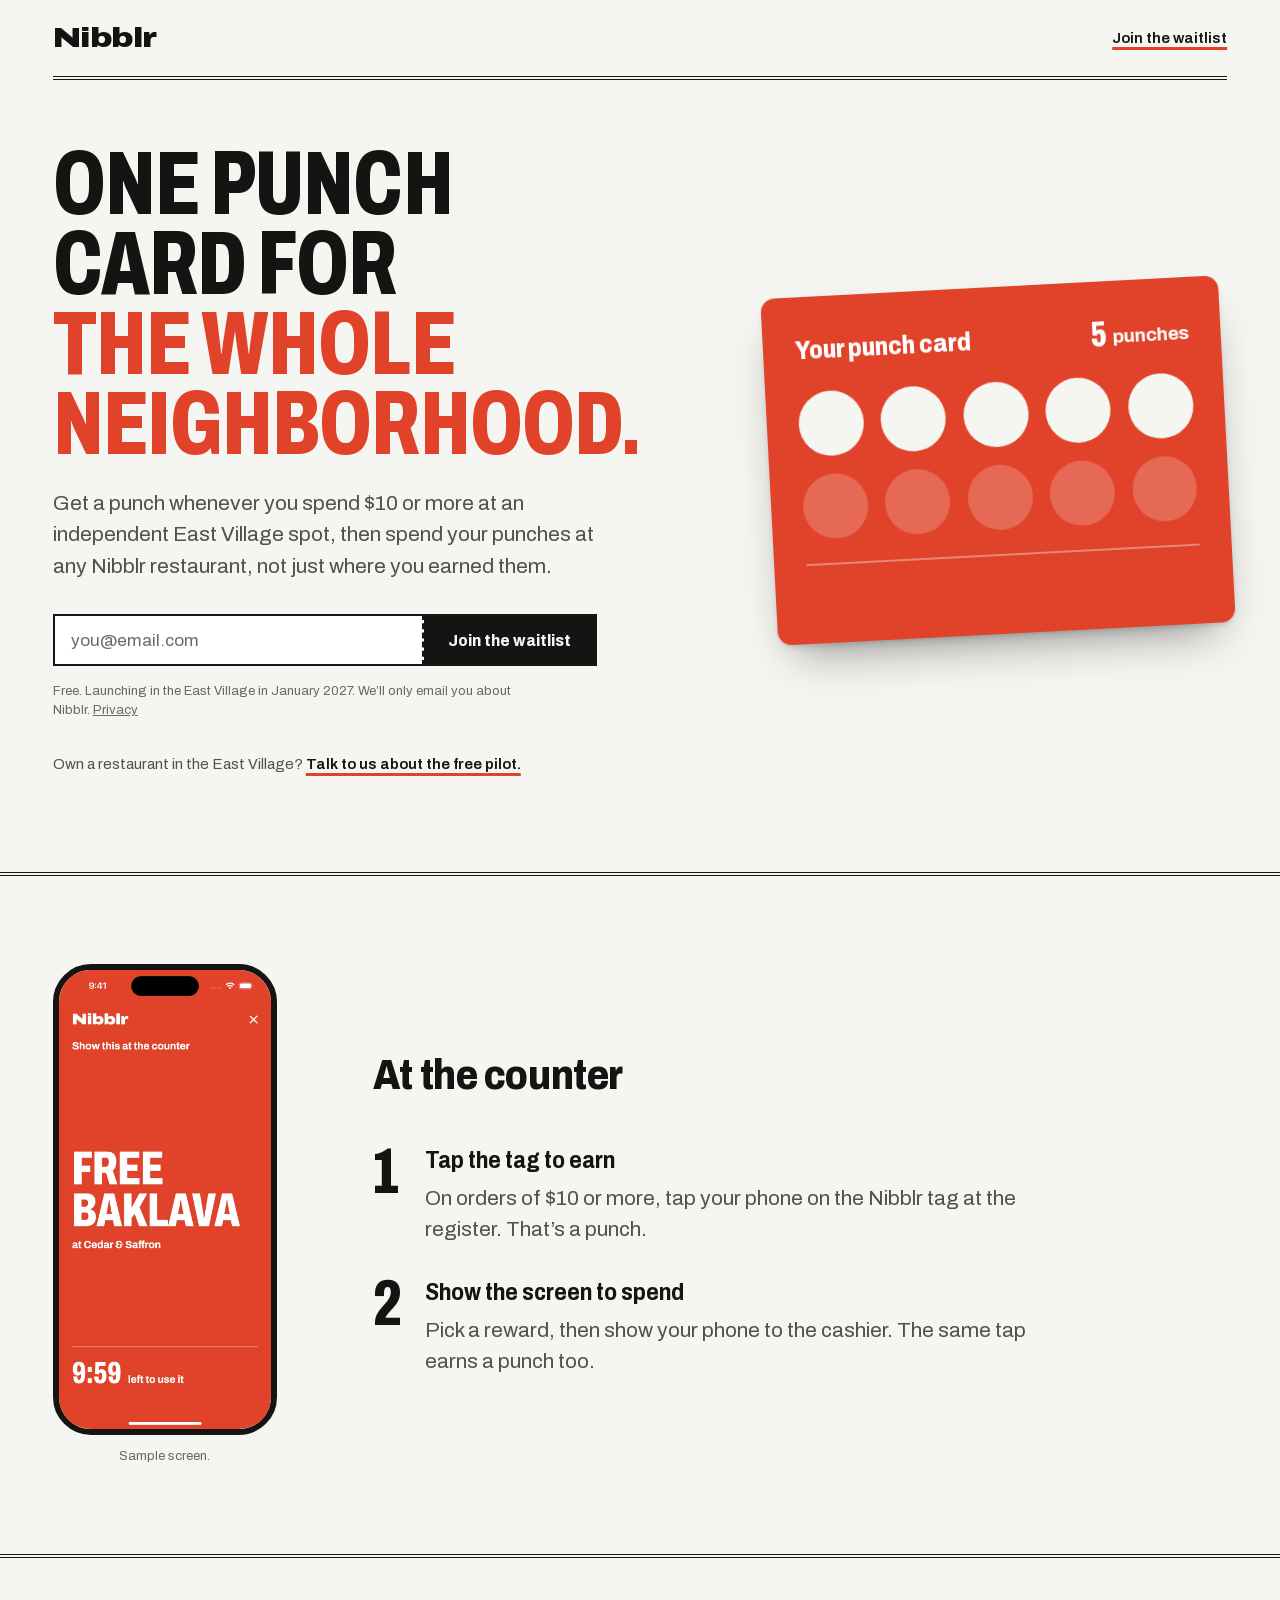
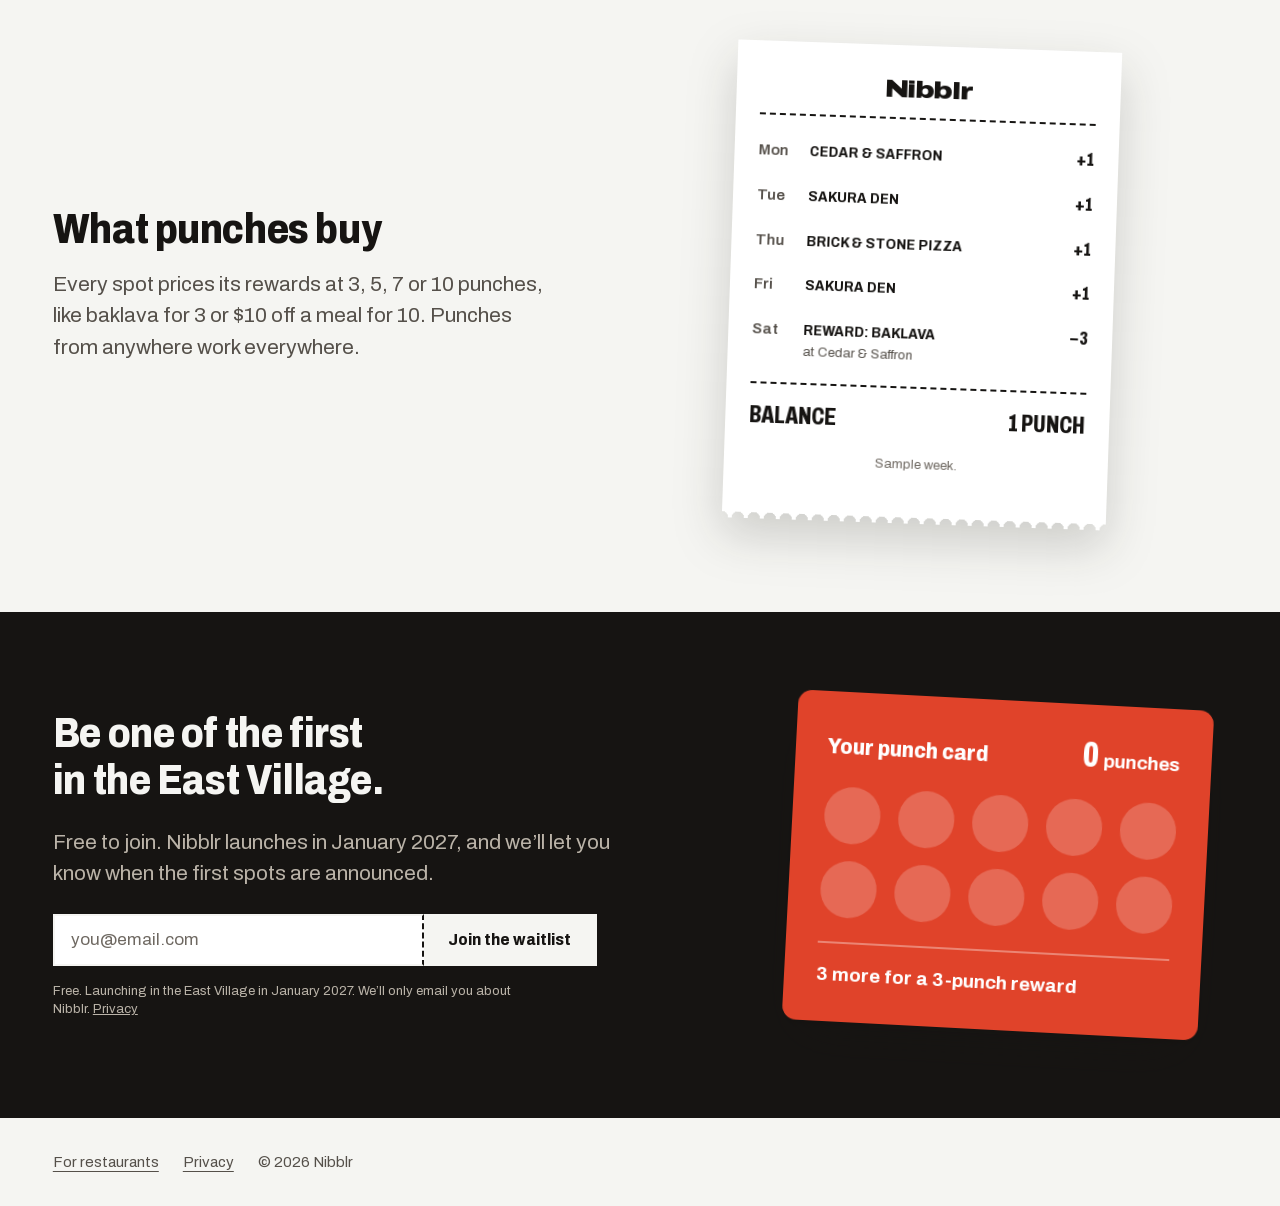
<file: index.html>
<!DOCTYPE html>
<html lang="en">
  <head>
    <meta charset="UTF-8" />
    <meta name="viewport" content="width=device-width, initial-scale=1.0" />
    <title>Nibblr — One punch card for the whole neighborhood</title>
    <link rel="icon" href="/favicon.ico" sizes="48x48" />
    <link rel="icon" href="/favicon.svg" type="image/svg+xml" />
    <link rel="icon" href="/icon-192.png" type="image/png" sizes="192x192" />
    <link rel="apple-touch-icon" href="/apple-touch-icon.png" />
    <meta name="description" content="One punch card for the East Village's independent restaurants. Get a punch every visit and spend your punches at any Nibblr spot. Join the waitlist." />
    <meta property="og:type" content="website" />
    <meta property="og:url" content="https://joinnibblr.com/" />
    <meta property="og:title" content="Nibblr: one punch card for the whole neighborhood" />
    <meta property="og:description" content="Get a punch every visit and spend your punches at any Nibblr spot in the East Village. Join the waitlist." />
    <meta property="og:image" content="https://joinnibblr.com/share.png?v=4" />
    <meta property="og:image:width" content="1200" />
    <meta property="og:image:height" content="630" />
    <meta property="og:image:alt" content="Nibblr: one punch card for the whole neighborhood. A tomato-red punch card with 5 of 10 punches." />
    <meta name="twitter:card" content="summary_large_image" />
    <meta name="twitter:image:alt" content="Nibblr: one punch card for the whole neighborhood. A tomato-red punch card with 5 of 10 punches." />
    <meta name="theme-color" content="#f5f5f2" />
    <link rel="preload" href="fonts/archivo-var-latin.woff2" as="font" type="font/woff2" crossorigin />
    <link rel="stylesheet" href="site.css" />
    <link rel="canonical" href="https://joinnibblr.com/" />
    <script type="application/ld+json">
      {
        "@context": "https://schema.org",
        "@graph": [
          {
            "@type": "WebSite",
            "@id": "https://joinnibblr.com/#website",
            "name": "Nibblr",
            "alternateName": ["Nibblr East Village", "joinnibblr"],
            "url": "https://joinnibblr.com/"
          },
          {
            "@type": "Organization",
            "@id": "https://joinnibblr.com/#org",
            "name": "Nibblr",
            "url": "https://joinnibblr.com/",
            "logo": "https://joinnibblr.com/logo.png",
            "description": "One punch card shared by the East Village's independent restaurants.",
            "areaServed": { "@type": "Place", "name": "East Village, New York, NY" }
          }
        ]
      }
    </script>
  </head>
  <body>
    <svg width="0" height="0" style="position:absolute" aria-hidden="true">
      <defs>
        <symbol id="i-check" viewBox="0 0 24 24"><path d="M4.5 12.5l5 5 10-11" fill="none" stroke="currentColor" stroke-width="2.6" stroke-linecap="square"/></symbol>
        <symbol id="i-alert" viewBox="0 0 24 24"><g fill="none" stroke="currentColor" stroke-width="2.4"><circle cx="12" cy="12" r="9.5"/><path d="M12 6.5v7M12 16v2"/></g></symbol>
        <symbol id="i-arrow" viewBox="0 0 24 24"><path d="M4 12h15M13 6l6 6-6 6" fill="none" stroke="currentColor" stroke-width="2.4" stroke-linecap="square"/></symbol>
      </defs>
    </svg>

    <header class="wrap site-nav">
      <a class="wordmark" href="/">Nibblr</a>
      <a class="link" href="#waitlist">Join the waitlist</a>
    </header>

    <main>
      <section class="wrap hero" aria-labelledby="hero-title">
        <div class="hero-copy">
          <h1 class="t-display" id="hero-title">One punch card for <em>the whole neighborhood.</em></h1>
          <p class="t-lead">Get a punch whenever you spend $10 or more at an independent East Village spot, then spend your punches at any Nibblr restaurant, not just where you earned them.</p>

          <!-- Waitlist: email only, then one optional question, then a share link.
               Both steps post to Formspark in the background and share the sign-up's code. -->
          <div class="hero-form waitlist" id="waitlist" data-waitlist>
            <form class="waitlist-step wl-form" action="https://submit-form.com/71qjJs8oy" method="POST" novalidate>
              <p class="t-h4 wl-heading" hidden></p>
              <div>
                <label class="label visually-hidden" for="wl-email">Email</label>
                <div class="slip">
                  <input class="input" id="wl-email" type="email" name="email" autocomplete="email" placeholder="you@email.com" required />
                  <button class="btn btn-primary" type="submit">Join the waitlist</button>
                </div>
              </div>
              <!-- Spam honeypot: hidden from people, filled in by bots -->
              <input type="checkbox" name="_honeypot" style="display:none" tabindex="-1" autocomplete="off" />
              <p class="error-msg form-error" role="alert" hidden><svg aria-hidden="true"><use href="#i-alert"/></svg><span></span></p>
              <p class="t-fine">Free. Launching in the East Village in January 2027. We’ll only email you about Nibblr. <a href="privacy.html">Privacy</a></p>
            </form>

            <form class="waitlist-step wl-spots" action="https://submit-form.com/71qjJs8oy" method="POST" novalidate hidden>
              <div class="notice" role="status">
                <span class="tick"><svg aria-hidden="true"><use href="#i-check"/></svg></span>
                <div><p class="t-h4">You’re in.</p><p class="t-small muted">One quick question to help us pick the first spots:</p></div>
              </div>
              <div class="field">
                <label class="label" for="wl-spots">Which East Village spots do you already go to?</label>
                <div class="slip">
                  <input class="input" id="wl-spots" type="text" name="spots" placeholder="Name 2 or 3" maxlength="300" required />
                  <button class="btn btn-primary" type="submit">Send</button>
                </div>
              </div>
              <p class="error-msg form-error" role="alert" hidden><svg aria-hidden="true"><use href="#i-alert"/></svg><span></span></p>
              <p><button class="link-button wl-skip" type="button">Skip</button></p>
            </form>

            <div class="waitlist-step wl-joined" hidden>
              <div class="notice" role="status">
                <span class="tick"><svg aria-hidden="true"><use href="#i-check"/></svg></span>
                <div><p class="t-h4">You’re all set.</p><p class="t-small muted">We’ll email you when the first spots are announced.</p></div>
              </div>
              <div class="field">
                <label class="label" for="wl-share">Invite friends who eat around here</label>
                <div class="slip">
                  <input id="wl-share" class="input wl-share-url" type="text" readonly />
                  <button class="btn btn-primary wl-share-button" type="button">Copy</button>
                </div>
              </div>
              <p><button class="link-button wl-reset" type="button">Not you? Sign up with a different email</button></p>
            </div>
          </div>

          <p class="hero-owner">Own a restaurant in the East Village? <a class="link" href="restaurants.html">Talk to us about the free pilot.</a></p>
        </div>

        <div class="hero-card">
          <button class="card-button" type="button" disabled aria-label="Add a punch to the sample card">
            <span class="punch-card is-tilted">
              <span class="pc-head"><span class="pc-title">Your punch card</span><span class="pc-count num"><b data-count>5</b>punches</span></span>
              <span class="pc-grid" aria-hidden="true">
                <span class="punch is-filled"></span><span class="punch is-filled"></span><span class="punch is-filled"></span><span class="punch is-filled"></span><span class="punch is-filled is-new is-showcase"></span>
                <span class="punch"></span><span class="punch"></span><span class="punch"></span><span class="punch"></span><span class="punch"></span>
              </span>
              <span class="pc-foot"><span data-foot>Enough for a 5-punch reward</span></span>
            </span>
          </button>
          <p class="visually-hidden" aria-live="polite" data-card-status>Sample punch card: 5 of 10 punches. Enough for a 5-punch reward.</p>
          <script>
            // The hero card plays the app's punch moment on load (one punch short, then the stamp lands,
            // the total rolls up and the footer crossfades), then lets visitors stamp it themselves:
            // any press on the card punches the next hole in order, up to a full card. Wording and timings
            // follow the app (see site.css tokens).
            (function () {
              var button = document.currentScript.previousElementSibling.previousElementSibling;
              var status = document.currentScript.previousElementSibling;
              var holes = Array.prototype.slice.call(button.querySelectorAll('.punch'));
              var count = button.querySelector('[data-count]');
              var foot = button.querySelector('[data-foot]');
              var tiers = [3, 5, 7, 10];
              var css = getComputedStyle(document.documentElement);
              var ms = function (name) { return parseFloat(css.getPropertyValue(name)); };
              var reduced = matchMedia('(prefers-reduced-motion: reduce)').matches;

              // Like the app: "Enough for…" when a punch has just reached a reward level; otherwise the next level.
              function footerFor(n, justLanded) {
                if (justLanded && tiers.indexOf(n) !== -1) return 'Enough for a ' + n + '-punch reward';
                var next = tiers.filter(function (t) { return t > n; })[0];
                return next ? (next - n) + ' more for a ' + next + '-punch reward' : 'Enough for any reward';
              }
              function rollTo(n) {
                count.innerHTML = '<span class="roll"><span class="roll-out">' + (n - 1) +
                  '</span><span class="roll-in">' + n + '</span></span>';
              }
              // The footer changes once the presses pause, so rapid taps show one change, not several.
              var footTimer = null;
              function settleFooter(n, wait) {
                clearTimeout(footTimer);
                footTimer = setTimeout(function () {
                  var text = footerFor(n, true);
                  if (foot.textContent === text) return;
                  foot.style.opacity = '0';
                  setTimeout(function () { foot.textContent = text; foot.style.opacity = '1'; }, ms('--dur-footer-crossfade') / 2);
                }, wait);
              }
              function describe(n) {
                return n >= holes.length ? 'Sample punch card is full: ' + n + ' punches. ' + footerFor(n, true) + '.'
                                         : 'Sample punch card: ' + n + ' of ' + holes.length + ' punches. ' + footerFor(n, true) + '.';
              }
              // Until the visitor's first tap, the next hole keeps glowing so the card reads as tappable.
              // After that it glows a few times: after each tap, and whenever the card is hovered or focused
              // (only if it isn't already glowing, so nothing restarts mid-glow).
              function invite() {
                var next = button.querySelector('.punch.is-next');
                if (!next || button.disabled) return;
                if (next.classList.contains('is-inviting') && next.getAnimations && next.getAnimations().length) return;
                next.classList.remove('is-inviting');
                void next.offsetWidth;
                next.classList.add('is-inviting');
              }
              function markNext(n) {
                holes.forEach(function (h, i) {
                  h.classList.toggle('is-next', i === n);
                  h.classList.remove('is-inviting');
                });
                invite();
              }
              button.addEventListener('pointerenter', invite);
              button.addEventListener('focus', invite);

              var punches = Number(count.textContent);

              // 1. The opening moment: start one short, then the stamp lands.
              count.textContent = String(punches - 1);
              foot.textContent = footerFor(punches - 1);
              var impact = ms('--delay-stamp-showcase') +
                (reduced ? ms('--dur-stamp-reduced') : ms('--dur-stamp-showcase') * ms('--stamp-impact'));
              var settled = ms('--delay-stamp-showcase') + (reduced ? ms('--dur-stamp-reduced') : ms('--dur-stamp-showcase'));
              setTimeout(function () { rollTo(punches); settleFooter(punches, 0); }, impact);

              // 2. Then the card is the visitor's to stamp.
              setTimeout(function () {
                button.disabled = false;
                markNext(punches);
              }, settled);

              button.classList.add('is-untapped');
              button.addEventListener('click', function () {
                button.classList.remove('is-untapped');
                if (punches >= holes.length) return;
                var hole = holes[punches];
                punches += 1;
                hole.classList.remove('is-showcase', 'is-new', 'is-tapped');
                void hole.offsetWidth; // restart the stamp
                hole.classList.add('is-filled', 'is-tapped');
                setTimeout(function () { rollTo(punches); }, reduced ? 0 : ms('--dur-stamp') * 0.5);
                settleFooter(punches, ms('--dur-footer-wait'));
                markNext(punches);
                status.textContent = describe(punches);
                if (punches >= holes.length) {
                  button.disabled = true;
                  button.setAttribute('aria-label', 'The sample punch card is full');
                }
              });
            })();
          </script>
        </div>
      </section>

      <section class="section how" aria-labelledby="how-title">
        <div class="wrap">
          <div class="how-grid">
            <div class="how-copy">
              <h2 class="t-h2" id="how-title">At the counter</h2>
              <ol class="steps">
                <li class="step">
                  <h3 class="t-menu">Tap the tag to earn</h3>
                  <p>On orders of $10 or more, tap your phone on the Nibblr tag at the register. That’s a punch.</p>
                </li>
                <li class="step">
                  <h3 class="t-menu">Show the screen to spend</h3>
                  <p>Pick a reward, then show your phone to the cashier. The same tap earns a punch too.</p>
                </li>
              </ol>
            </div>
            <figure class="screen-figure">
              <picture class="screen-slot">
                <img src="images/screen-reward.webp" width="390" height="844" loading="lazy" alt="Sample app screen: the counter screen, all tomato red, under the Nibblr wordmark: “Show this at the counter”, Free baklava at Cedar &amp; Saffron, with 9:59 left to use it" />
              </picture>
              <figcaption class="t-fine">Sample screen.</figcaption>
            </figure>
          </div>
        </div>
      </section>

      <section class="section" aria-labelledby="rewards-title">
        <div class="wrap rewards">
          <div class="section-head">
            <h2 class="t-h2" id="rewards-title">What punches buy</h2>
            <p class="t-lead">Every spot prices its rewards at 3, 5, 7 or 10 punches, like baklava for 3 or $10 off a meal for 10. Punches from anywhere work everywhere.</p>
          </div>
          <figure class="receipt-object" aria-label="Sample receipt: one diner’s week, four punches earned at three spots, three spent on baklava, balance 1 punch">
            <div class="receipt">
              <div class="receipt-head"><span class="wordmark" aria-hidden="true">Nibblr</span></div>
              <table class="receipt-lines"><tbody>
                <tr><td class="day">Mon</td><td class="item">Cedar &amp; Saffron</td><td class="amt num">+1</td></tr>
                <tr><td class="day">Tue</td><td class="item">Sakura Den</td><td class="amt num">+1</td></tr>
                <tr><td class="day">Thu</td><td class="item">Brick &amp; Stone Pizza</td><td class="amt num">+1</td></tr>
                <tr><td class="day">Fri</td><td class="item">Sakura Den</td><td class="amt num">+1</td></tr>
                <tr class="is-reward"><td class="day">Sat</td><td class="item">Reward: Baklava<small>at Cedar &amp; Saffron</small></td><td class="amt num">−3</td></tr>
              </tbody></table>
              <p class="receipt-total"><span>Balance</span><span class="num">1 punch</span></p>
              <p class="receipt-foot">Sample week.</p>
            </div>
          </figure>
        </div>
      </section>

      <section class="band" aria-labelledby="closing-title">
        <div class="wrap band-inner">
          <div class="band-copy">
            <h2 class="t-h2" id="closing-title">Be one of the first in the East Village.</h2>
            <p class="t-lead muted">Free to join. Nibblr launches in January 2027, and we’ll let you know when the first spots are announced.</p>
            <div class="band-form waitlist" id="waitlist-band" data-waitlist>
            <form class="waitlist-step wl-form" action="https://submit-form.com/71qjJs8oy" method="POST" novalidate>
              <div>
                <label class="label visually-hidden" for="band-email">Email</label>
                <div class="slip">
                  <input class="input" id="band-email" type="email" name="email" autocomplete="email" placeholder="you@email.com" required />
                  <button class="btn btn-primary" type="submit">Join the waitlist</button>
                </div>
              </div>
              <!-- Spam honeypot: hidden from people, filled in by bots -->
              <input type="checkbox" name="_honeypot" style="display:none" tabindex="-1" autocomplete="off" />
              <p class="error-msg form-error" role="alert" hidden><svg aria-hidden="true"><use href="#i-alert"/></svg><span></span></p>
              <p class="t-fine">Free. Launching in the East Village in January 2027. We’ll only email you about Nibblr. <a href="privacy.html">Privacy</a></p>
            </form>

            <form class="waitlist-step wl-spots" action="https://submit-form.com/71qjJs8oy" method="POST" novalidate hidden>
              <div class="notice" role="status">
                <span class="tick"><svg aria-hidden="true"><use href="#i-check"/></svg></span>
                <div><p class="t-h4">You’re in.</p><p class="t-small muted">One quick question to help us pick the first spots:</p></div>
              </div>
              <div class="field">
                <label class="label" for="band-spots">Which East Village spots do you already go to?</label>
                <div class="slip">
                  <input class="input" id="band-spots" type="text" name="spots" placeholder="Name 2 or 3" maxlength="300" required />
                  <button class="btn btn-primary" type="submit">Send</button>
                </div>
              </div>
              <p class="error-msg form-error" role="alert" hidden><svg aria-hidden="true"><use href="#i-alert"/></svg><span></span></p>
              <p><button class="link-button wl-skip" type="button">Skip</button></p>
            </form>

            <div class="waitlist-step wl-joined" hidden>
              <div class="notice" role="status">
                <span class="tick"><svg aria-hidden="true"><use href="#i-check"/></svg></span>
                <div><p class="t-h4">You’re all set.</p><p class="t-small muted">We’ll email you when the first spots are announced.</p></div>
              </div>
              <div class="field">
                <label class="label" for="band-share">Invite friends who eat around here</label>
                <div class="slip">
                  <input id="band-share" class="input wl-share-url" type="text" readonly />
                  <button class="btn btn-primary wl-share-button" type="button">Copy</button>
                </div>
              </div>
              <p><button class="link-button wl-reset" type="button">Not you? Sign up with a different email</button></p>
            </div>
          </div>
          </div>
          <div class="band-card">
            <div class="punch-card is-tilted" role="img" aria-label="An empty Nibblr punch card, ready for its first punch">
              <div class="pc-head"><span class="pc-title">Your punch card</span><span class="pc-count num"><b>0</b>punches</span></div>
              <ol class="pc-grid" aria-hidden="true"><li class="punch"></li><li class="punch"></li><li class="punch"></li><li class="punch"></li><li class="punch"></li><li class="punch"></li><li class="punch"></li><li class="punch"></li><li class="punch"></li><li class="punch"></li></ol>
              <div class="pc-foot"><span>3 more for a 3-punch reward</span></div>
            </div>
          </div>
        </div>
      </section>
    </main>

    <footer class="site-foot">
      <div class="wrap">
        <a href="restaurants.html">For restaurants</a>
        <a href="privacy.html">Privacy</a>
        <span>© 2026 Nibblr</span>
      </div>
    </footer>

    <script>
      (function () {
        // Every sign-up form on the page ([data-waitlist]) shares this logic and stays in sync:
        // sign up in one and both show your share link.
        var widgets = Array.prototype.slice.call(document.querySelectorAll('[data-waitlist]'));
        var STORAGE_KEY = 'nibblr_waitlist_code';
        var email = '';
        var code = '';

        // A short random code per sign-up. It labels the rows in the sheet and
        // goes in the person's share link, so their friends' sign-ups point back to them.
        function newCode() {
          var alphabet = 'abcdefghjkmnpqrstuvwxyz23456789';
          var bytes = new Uint8Array(6);
          crypto.getRandomValues(bytes);
          var result = '';
          for (var i = 0; i < bytes.length; i++) result += alphabet[bytes[i] % alphabet.length];
          return result;
        }

        function storedCode() {
          try { return localStorage.getItem(STORAGE_KEY); } catch (e) { return null; }
        }

        // Who sent this visitor: a friend's code or a channel like flyer-1stave.
        function refFromLink() {
          var ref = new URLSearchParams(location.search).get('ref') || '';
          ref = ref.toLowerCase().replace(/[^a-z0-9-]/g, '').slice(0, 40);
          return ref === storedCode() ? '' : ref;
        }

        // A visible message for an empty or malformed field, next to the browser's own hint.
        function showInvalid(target, message) {
          var error = target.querySelector('.form-error');
          error.querySelector('span').textContent = message;
          error.hidden = false;
          var field = target.querySelector('.input:invalid');
          if (field) { field.setAttribute('aria-invalid', 'true'); field.focus(); }
        }

        // Posts to Formspark as JSON; the button shows progress and errors appear under it.
        function send(target, data, busyLabel) {
          var button = target.querySelector('button[type=submit]');
          var error = target.querySelector('.form-error');
          var errorText = error.querySelector('span');
          var label = button.textContent;
          button.disabled = true;
          button.setAttribute('aria-busy', 'true'); // looks busy, not unavailable
          button.textContent = busyLabel;
          error.hidden = true;
          return fetch(target.action, {
            method: 'POST',
            headers: { 'Content-Type': 'application/json', Accept: 'application/json' },
            body: JSON.stringify(data)
          })
            .then(function (response) {
              if (!response.ok) throw new Error('HTTP ' + response.status);
            })
            .finally(function () { button.removeAttribute('aria-busy'); })
            .catch(function (err) {
              errorText.textContent = "That didn't go through. Please try again, or email hello@joinnibblr.com.";
              error.hidden = false;
              button.disabled = false;
              button.textContent = label;
              throw err;
            });
        }

        function part(widget, name) { return widget.querySelector(name); }

        function showOnly(widget, step) {
          ['.wl-form', '.wl-spots', '.wl-joined'].forEach(function (name) {
            part(widget, name).hidden = name !== step;
          });
        }

        // Every form on the page switches to the share link.
        function showJoinedEverywhere(withCode) {
          widgets.forEach(function (widget) {
            var shareButton = part(widget, '.wl-share-button');
            part(widget, '.wl-share-url').value = 'https://joinnibblr.com/?ref=' + withCode;
            if (navigator.share) shareButton.textContent = 'Share';
            showOnly(widget, '.wl-joined');
            widget.classList.add('done');
          });
        }

        widgets.forEach(function (widget) {
          var form = part(widget, '.wl-form');
          var spotsForm = part(widget, '.wl-spots');
          var shareUrl = part(widget, '.wl-share-url');
          var shareButton = part(widget, '.wl-share-button');

          // Clear an error message as soon as the field is fixed.
          widget.querySelectorAll('.input').forEach(function (field) {
            field.addEventListener('input', function () {
              if (!field.validity.valid) return;
              field.removeAttribute('aria-invalid');
              var error = field.form && field.form.querySelector('.form-error');
              if (error) error.hidden = true;
            });
          });

          shareButton.addEventListener('click', function () {
            if (navigator.share) {
              navigator.share({ title: 'Nibblr', text: 'Join me on the Nibblr waitlist', url: shareUrl.value })
                .catch(function () {});
              return;
            }
            shareUrl.select();
            var copied = navigator.clipboard
              ? navigator.clipboard.writeText(shareUrl.value)
              : Promise.resolve(document.execCommand('copy'));
            copied.then(function () { shareButton.textContent = 'Copied'; }).catch(function () {});
          });

          form.addEventListener('submit', function (event) {
            event.preventDefault();
            if (!form.checkValidity()) {
              showInvalid(form, 'Enter your email address, like name@example.com.');
              return;
            }
            email = form.elements.email.value.trim();
            code = newCode();
            var data = { email: email, ref: refFromLink(), code: code };
            if (form.elements._honeypot.checked) data._honeypot = 'on';
            send(form, data, 'Joining…').then(function () {
              form.querySelector('button[type=submit]').textContent = 'Join the waitlist';
              form.querySelector('button[type=submit]').disabled = false;
              try { localStorage.setItem(STORAGE_KEY, code); } catch (e) {}
              // This form asks the follow-up question; any other form goes straight to the share link.
              widgets.forEach(function (other) {
                if (other === widget) return;
                part(other, '.wl-share-url').value = 'https://joinnibblr.com/?ref=' + code;
                showOnly(other, '.wl-joined');
                other.classList.add('done');
              });
              showOnly(widget, '.wl-spots');
              widget.classList.add('done');
              widget.scrollIntoView({ block: 'center', behavior: 'smooth' });
            }, function () {});
          });

          spotsForm.addEventListener('submit', function (event) {
            event.preventDefault();
            if (!spotsForm.checkValidity()) {
              showInvalid(spotsForm, 'Name a spot or two, or skip this question.');
              return;
            }
            var data = { email: email, code: code, spots: spotsForm.elements.spots.value.trim() };
            send(spotsForm, data, 'Sending…').then(function () { showJoinedEverywhere(code); }, function () {});
          });

          part(widget, '.wl-skip').addEventListener('click', function () {
            showJoinedEverywhere(code);
          });
        });

        // "Not you?": forget this browser's sign-up and show the forms again.
        widgets.forEach(function (widget) {
          part(widget, '.wl-reset').addEventListener('click', function () {
            try { localStorage.removeItem(STORAGE_KEY); } catch (e) {}
            email = ''; code = '';
            widgets.forEach(function (w) {
              w.querySelectorAll('form').forEach(function (f) { f.reset(); });
              w.querySelectorAll('.form-error').forEach(function (e) { e.hidden = true; });
              w.querySelectorAll('button[type=submit]').forEach(function (b) { b.disabled = false; });
              showOnly(w, '.wl-form');
              w.classList.remove('done');
            });
            widget.querySelector('.wl-form .input').focus();
          });
        });

        // A friend's share link (a 6-character code, unlike channel tags such as
        // flyer-1stave) gets a welcome above the first form.
        var invited = document.querySelector('.wl-heading');
        if (invited && !storedCode() && /^[a-z2-9]{6}$/.test(refFromLink())) {
          invited.textContent = "You're invited. Join the waitlist below.";
          invited.hidden = false;
        }

        // Already signed up on this browser: show their link instead of the forms.
        if (storedCode()) showJoinedEverywhere(storedCode());
      })();
    </script>

    <script>
      // The receipt prints once as it scrolls into view (see .is-printing in site.css):
      // the feed takes one step of --gap-receipt-line per printed line.
      (function () {
        var receipt = document.querySelector('.receipt-object');
        if (!receipt || !('IntersectionObserver' in window)) return;
        if (matchMedia('(prefers-reduced-motion: reduce)').matches) return;
        var parts = [receipt.querySelector('.receipt-head')]
          .concat(Array.prototype.slice.call(receipt.querySelectorAll('.receipt-lines tr')))
          .concat([receipt.querySelector('.receipt-total'), receipt.querySelector('.receipt-foot')]);
        var css = getComputedStyle(document.documentElement);
        var gap = parseFloat(css.getPropertyValue('--gap-receipt-line'));
        receipt.style.setProperty('--receipt-print-time', (parts.length * gap) + 'ms');
        receipt.classList.add('is-ready');
        var seen = new IntersectionObserver(function (entries) {
          if (!entries[0].isIntersecting) return;
          receipt.classList.add('is-printing');
          seen.disconnect();
        }, { threshold: 0.45 });
        seen.observe(receipt);
      })();
    </script>
    <!-- Cloudflare Web Analytics: counts visits, no cookies -->
    <script type="module" src="https://static.cloudflareinsights.com/beacon.min.js" data-cf-beacon='{"token": "28426744a4f84bf8960464baaa427e53"}'></script>
  </body>
</html>
</file>
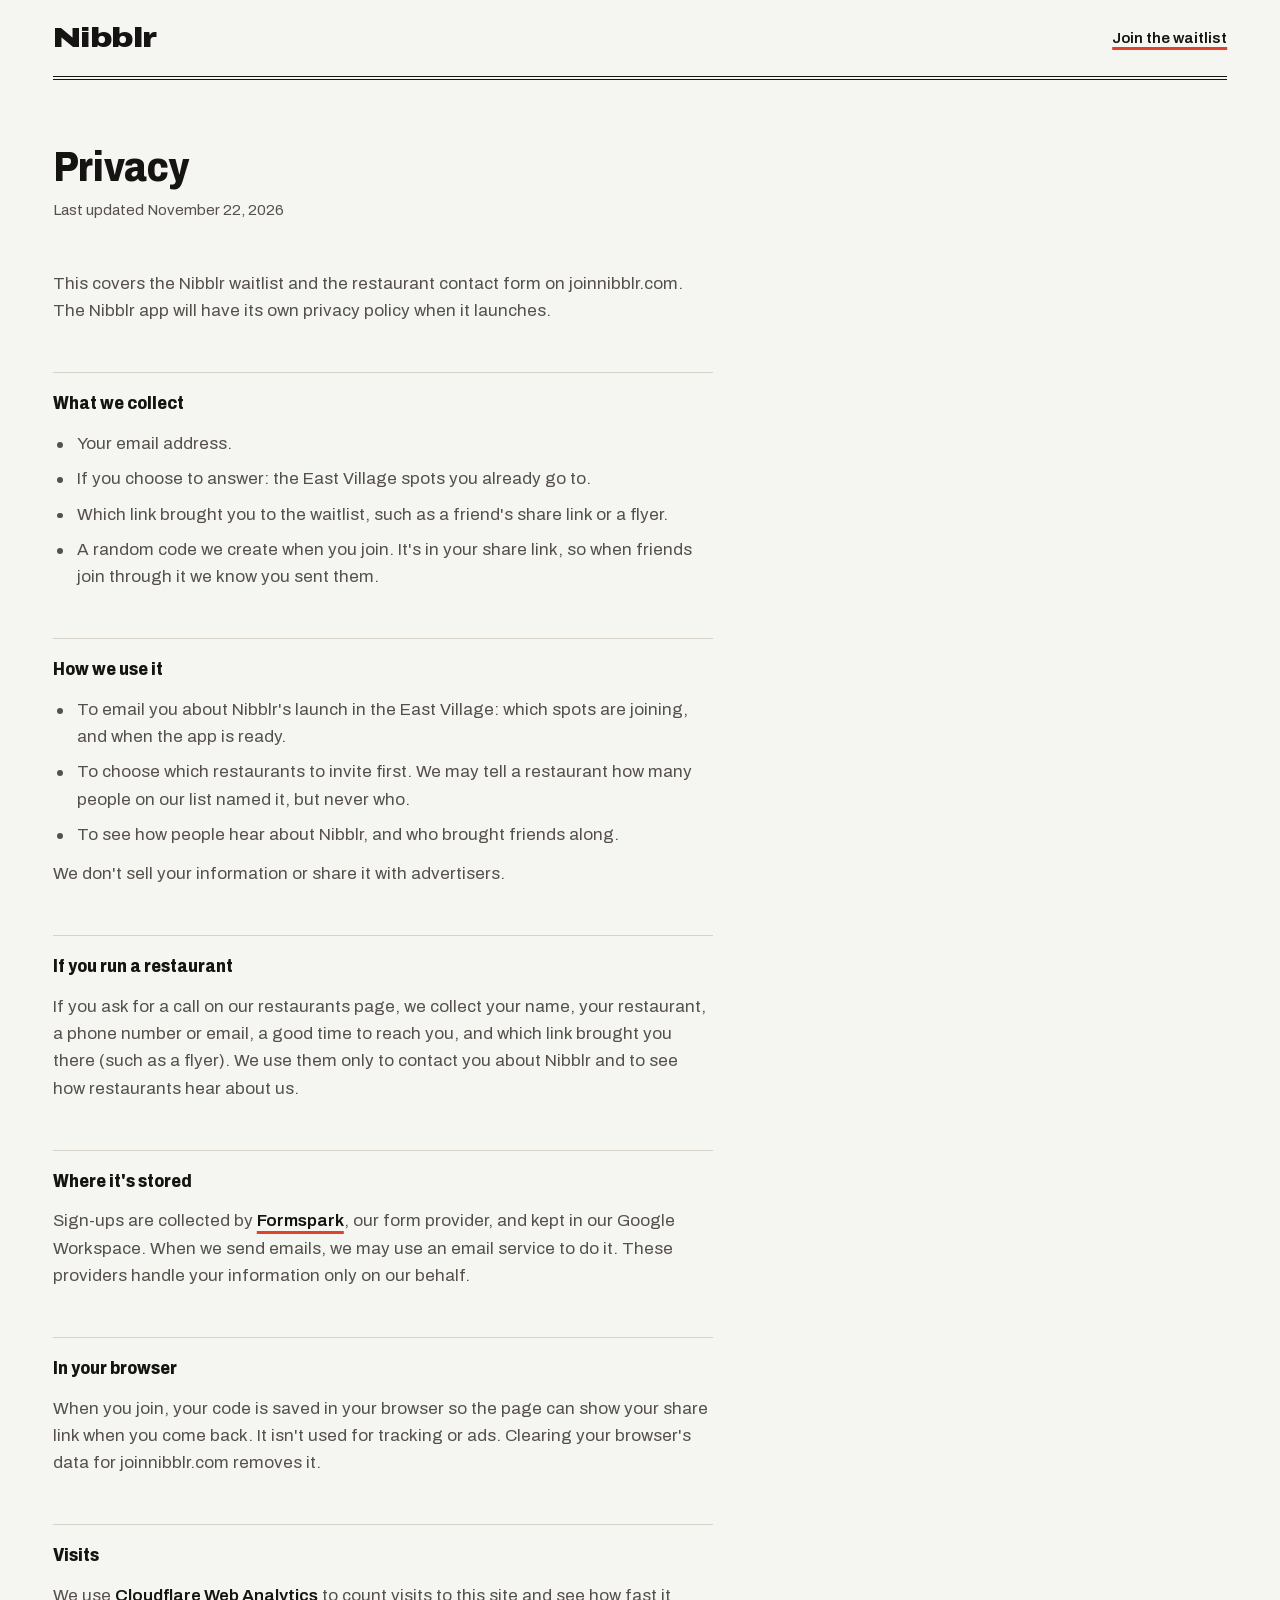
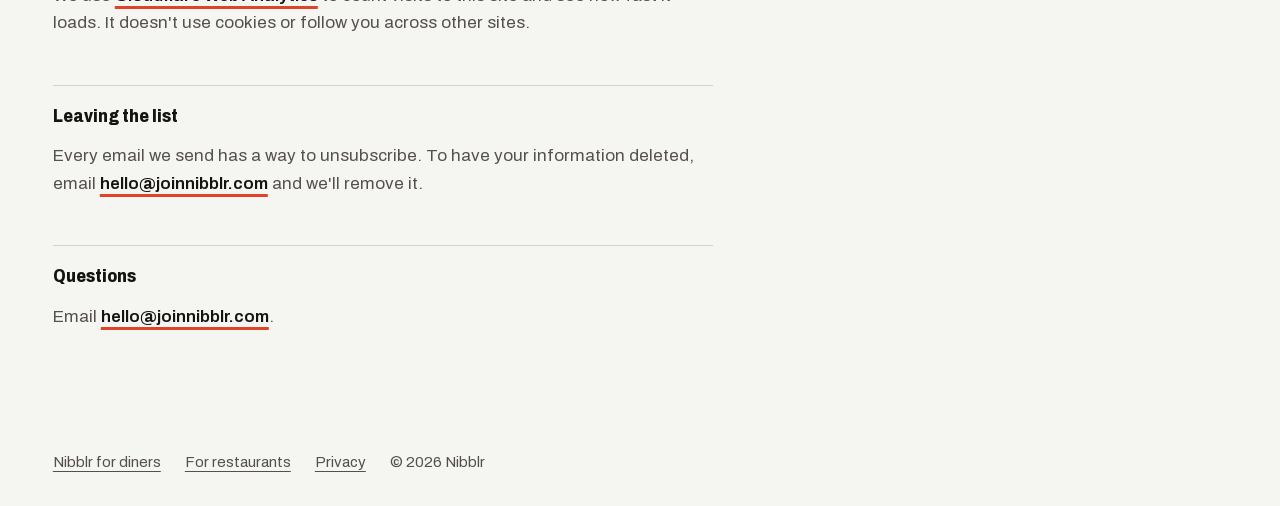
<file: privacy.html>
<!DOCTYPE html>
<html lang="en">
  <head>
    <meta charset="UTF-8" />
    <meta name="viewport" content="width=device-width, initial-scale=1.0" />
    <title>Nibblr privacy</title>
    <link rel="icon" href="/favicon.ico" sizes="48x48" />
    <link rel="icon" href="/favicon.svg" type="image/svg+xml" />
    <link rel="icon" href="/icon-192.png" type="image/png" sizes="192x192" />
    <link rel="apple-touch-icon" href="/apple-touch-icon.png" />
    <meta name="theme-color" content="#f5f5f2" />
    <link rel="preload" href="/fonts/archivo-var-latin.woff2" as="font" type="font/woff2" crossorigin />
    <link rel="stylesheet" href="/site.css" />
    <link rel="canonical" href="https://joinnibblr.com/privacy.html" />
    <meta name="description" content="How Nibblr handles your email and site analytics." />
  </head>
  <body>
    <header class="wrap site-nav">
      <a class="wordmark" href="/">Nibblr</a>
      <a class="link" href="/#waitlist">Join the waitlist</a>
    </header>

    <main class="wrap prose-page">
      <article class="prose">
        <h1 class="t-h2">Privacy</h1>
        <p class="prose-updated">Last updated November 22, 2026</p>
        <p>This covers the Nibblr waitlist and the restaurant contact form on joinnibblr.com. The Nibblr app will have its own privacy policy when it launches.</p>
        <h2>What we collect</h2>
        <ul>
        <li>Your email address.</li>
        <li>If you choose to answer: the East Village spots you already go to.</li>
        <li>Which link brought you to the waitlist, such as a friend's share link or a flyer.</li>
        <li>A random code we create when you join. It's in your share link, so when friends join through it we know you sent them.</li>
        </ul>
        <h2>How we use it</h2>
        <ul>
        <li>To email you about Nibblr's launch in the East Village: which spots are joining, and when the app is ready.</li>
        <li>To choose which restaurants to invite first. We may tell a restaurant how many people on our list named it, but never who.</li>
        <li>To see how people hear about Nibblr, and who brought friends along.</li>
        </ul>
        <p>We don't sell your information or share it with advertisers.</p>
        <h2>If you run a restaurant</h2>
        <p>If you ask for a call on our restaurants page, we collect your name, your restaurant, a phone number or email, a good time to reach you, and which link brought you there (such as a flyer). We use them only to contact you about Nibblr and to see how restaurants hear about us.</p>
        <h2>Where it's stored</h2>
        <p>Sign-ups are collected by <a class="link" href="https://formspark.io">Formspark</a>, our form provider, and kept in our Google Workspace. When we send emails, we may use an email service to do it. These providers handle your information only on our behalf.</p>
        <h2>In your browser</h2>
        <p>When you join, your code is saved in your browser so the page can show your share link when you come back. It isn't used for tracking or ads. Clearing your browser's data for joinnibblr.com removes it.</p>
        <h2>Visits</h2>
        <p>We use <a class="link" href="https://www.cloudflare.com/web-analytics/">Cloudflare Web Analytics</a> to count visits to this site and see how fast it loads. It doesn't use cookies or follow you across other sites.</p>
        <h2>Leaving the list</h2>
        <p>Every email we send has a way to unsubscribe. To have your information deleted, email <a class="link" href="mailto:hello@joinnibblr.com">hello@joinnibblr.com</a> and we'll remove it.</p>
        <h2>Questions</h2>
        <p>Email <a class="link" href="mailto:hello@joinnibblr.com">hello@joinnibblr.com</a>.</p>
      </article>
    </main>

    <footer class="site-foot">
      <div class="wrap">
        <a href="/">Nibblr for diners</a>
        <a href="/restaurants.html">For restaurants</a>
        <a href="/privacy.html">Privacy</a>
        <span>© 2026 Nibblr</span>
      </div>
    </footer>

    <!-- Cloudflare Web Analytics: counts visits, no cookies -->
    <script type="module" src="https://static.cloudflareinsights.com/beacon.min.js" data-cf-beacon='{"token": "28426744a4f84bf8960464baaa427e53"}'></script>
  </body>
</html>
</file>
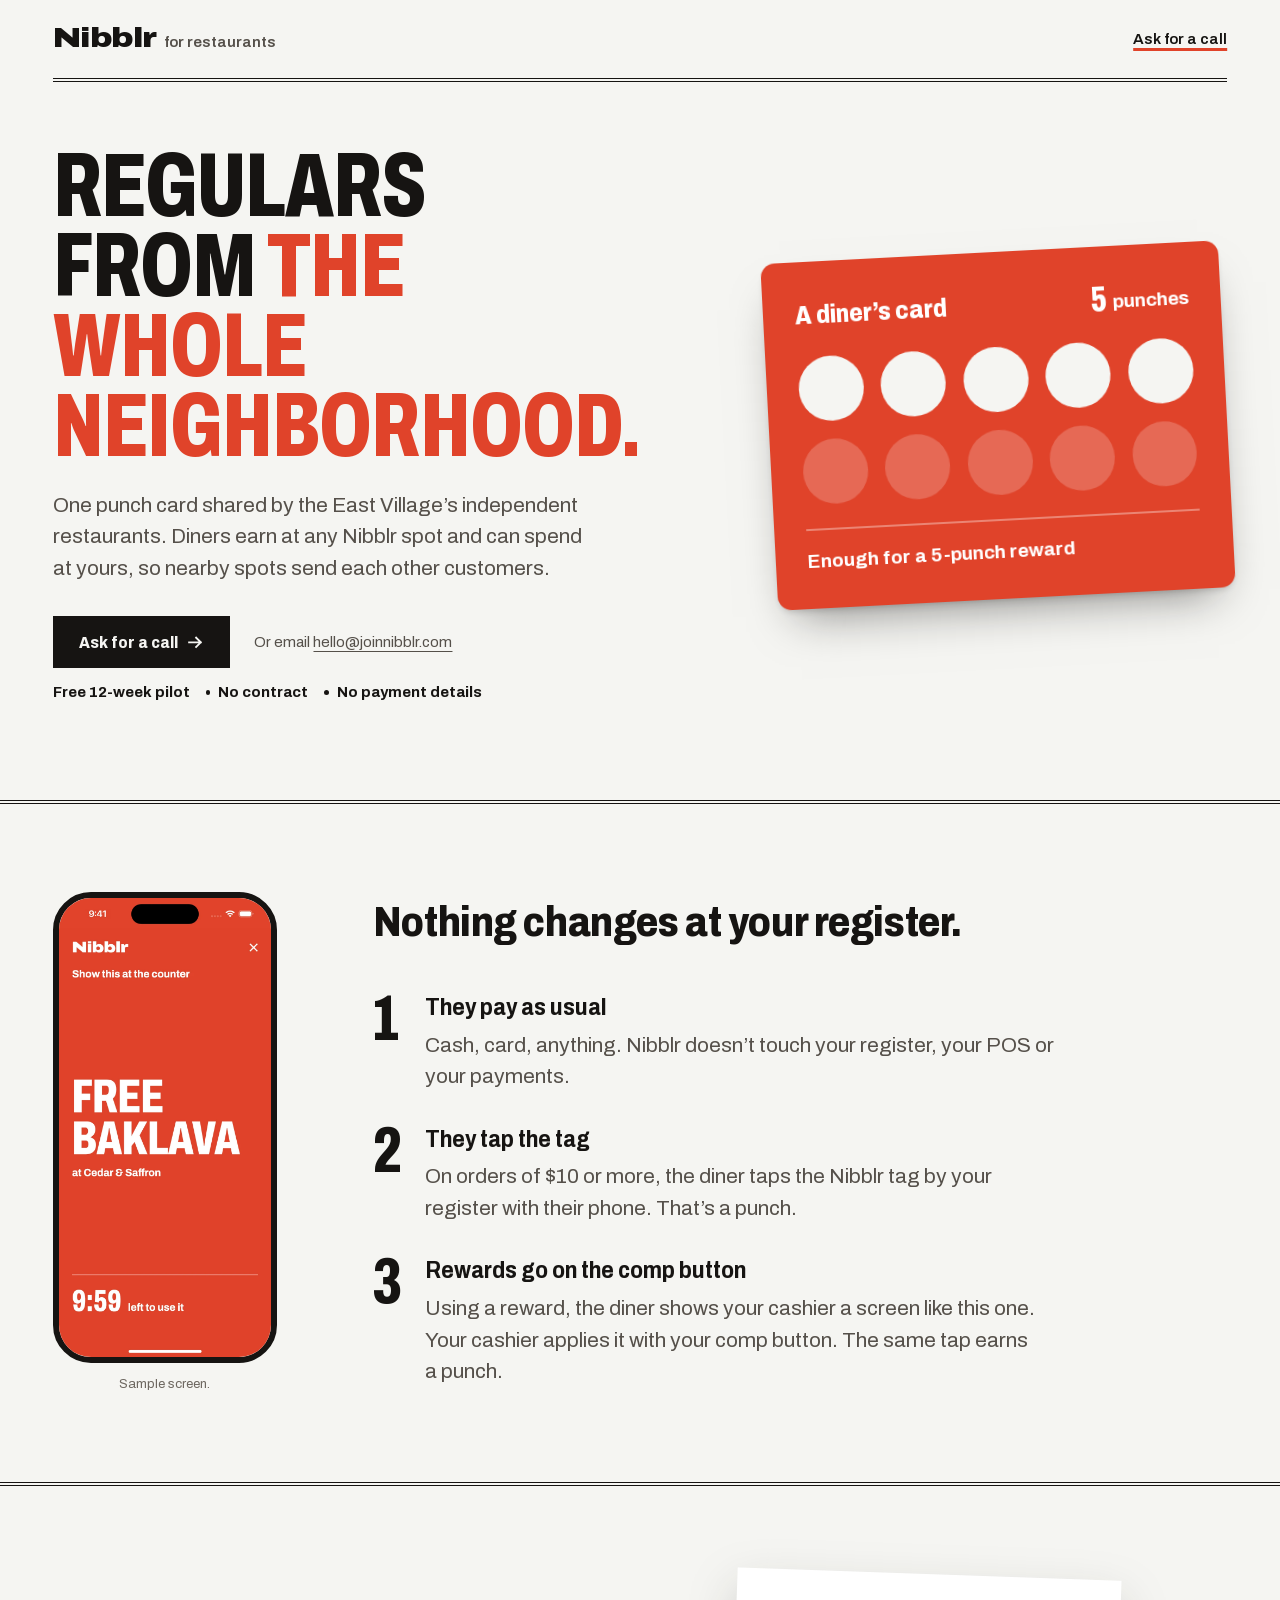
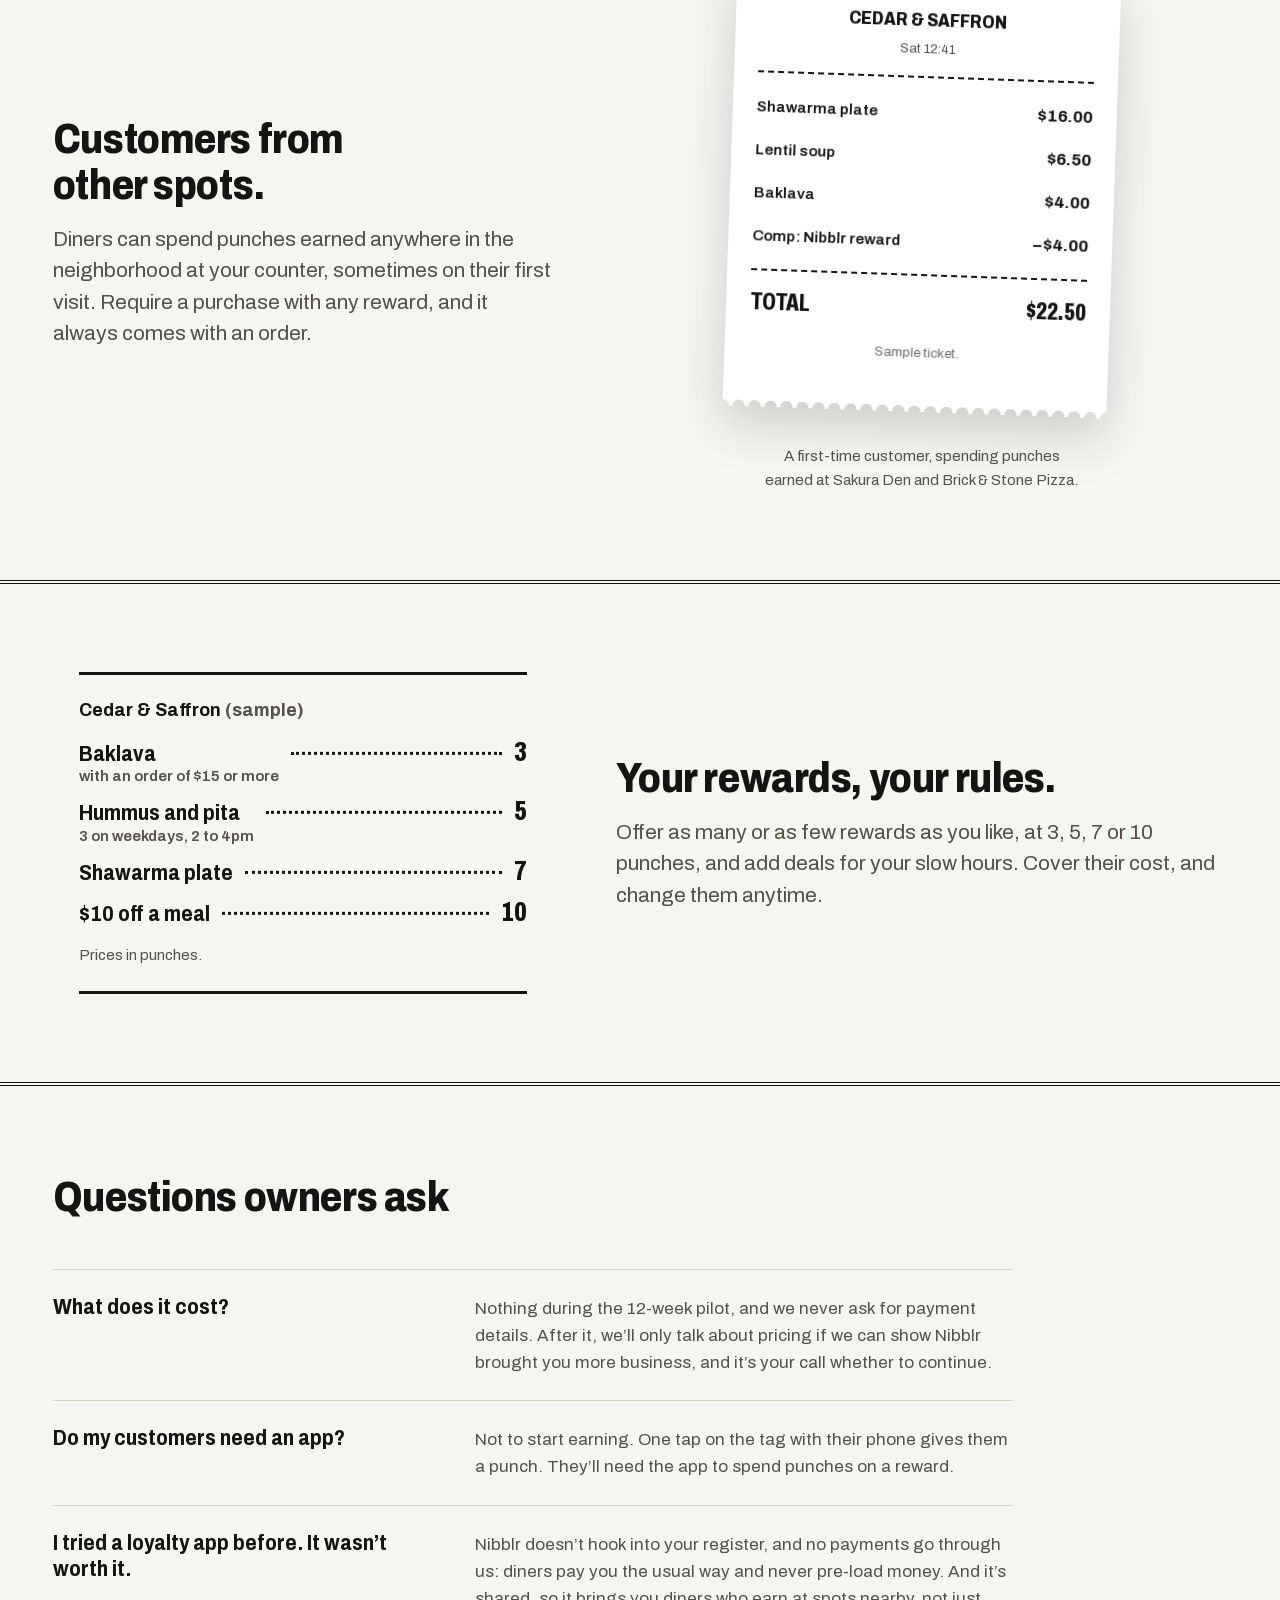
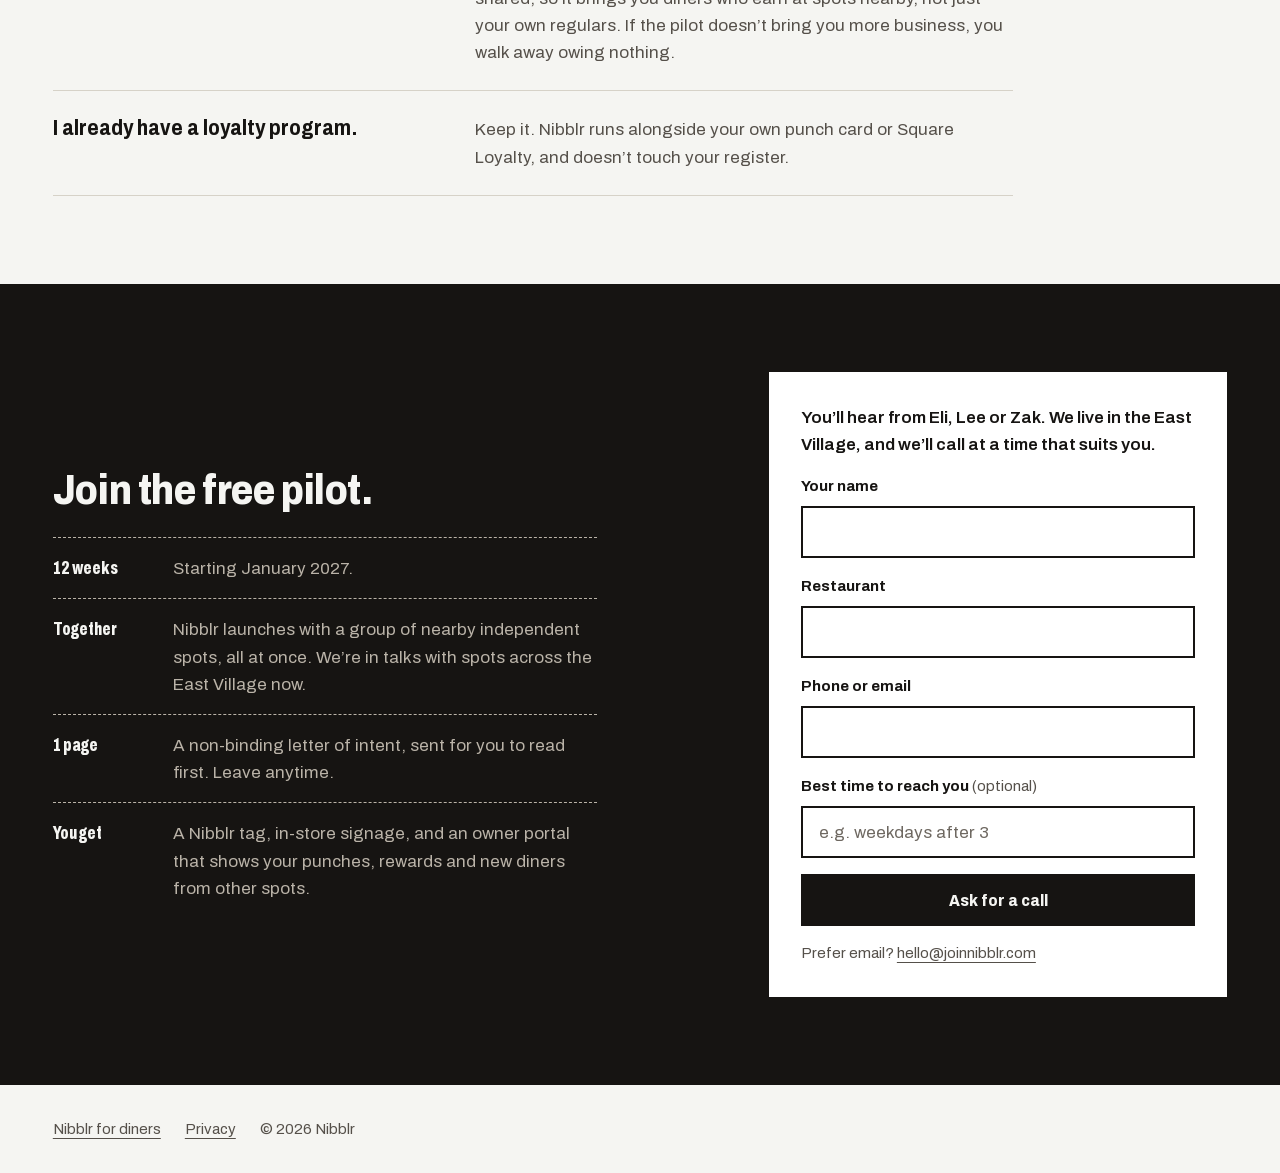
<file: restaurants.html>
<!DOCTYPE html>
<html lang="en">
  <head>
    <meta charset="UTF-8" />
    <meta name="viewport" content="width=device-width, initial-scale=1.0" />
    <title>Nibblr for restaurants — free 12-week pilot in the East Village</title>
    <link rel="icon" href="/favicon.ico" sizes="48x48" />
    <link rel="icon" href="/favicon.svg" type="image/svg+xml" />
    <link rel="icon" href="/icon-192.png" type="image/png" sizes="192x192" />
    <link rel="apple-touch-icon" href="/apple-touch-icon.png" />
    <meta name="description" content="Nibblr is one punch card shared by the East Village's independent restaurants, so nearby spots send each other customers. Free 12-week pilot. No contract, no payment details." />
    <meta property="og:type" content="website" />
    <meta property="og:url" content="https://joinnibblr.com/restaurants.html" />
    <meta property="og:title" content="Nibblr for restaurants: a free 12-week pilot" />
    <meta property="og:description" content="One punch card shared by the East Village's independent restaurants. No contract, no payment details, leave anytime." />
    <meta property="og:image" content="https://joinnibblr.com/share-restaurants.png?v=2" />
    <meta property="og:image:width" content="1200" />
    <meta property="og:image:height" content="630" />
    <meta property="og:image:alt" content="Nibblr for East Village restaurants: regulars from the whole neighborhood. A tomato-red punch card with 5 of 10 punches." />
    <meta name="twitter:card" content="summary_large_image" />
    <meta name="twitter:image:alt" content="Nibblr for East Village restaurants: regulars from the whole neighborhood. A tomato-red punch card with 5 of 10 punches." />
    <meta name="theme-color" content="#f5f5f2" />
    <link rel="preload" href="fonts/archivo-var-latin.woff2" as="font" type="font/woff2" crossorigin />
    <link rel="stylesheet" href="site.css" />
    <link rel="canonical" href="https://joinnibblr.com/restaurants.html" />
  </head>
  <body>
    <svg width="0" height="0" style="position:absolute" aria-hidden="true">
      <defs>
        <symbol id="i-check" viewBox="0 0 24 24"><path d="M4.5 12.5l5 5 10-11" fill="none" stroke="currentColor" stroke-width="2.6" stroke-linecap="square"/></symbol>
        <symbol id="i-alert" viewBox="0 0 24 24"><g fill="none" stroke="currentColor" stroke-width="2.4"><circle cx="12" cy="12" r="9.5"/><path d="M12 6.5v7M12 16v2"/></g></symbol>
        <symbol id="i-arrow" viewBox="0 0 24 24"><path d="M4 12h15M13 6l6 6-6 6" fill="none" stroke="currentColor" stroke-width="2.4" stroke-linecap="square"/></symbol>
      </defs>
    </svg>

    <header class="wrap site-nav">
      <span class="nav-brand"><a class="wordmark" href="/">Nibblr</a><span class="nav-where">for restaurants</span></span>
      <a class="link" href="#contact">Ask for a call</a>
    </header>

    <main>
      <section class="wrap hero" aria-labelledby="hero-title">
        <div class="hero-copy">
          <h1 class="t-display" id="hero-title">Regulars from <em>the whole neighborhood.</em></h1>
          <p class="t-lead">One punch card shared by the East Village’s independent restaurants. Diners earn at any Nibblr spot and can spend at yours, so nearby spots send each other customers.</p>
          <div class="hero-actions">
            <a class="btn btn-primary" href="#contact">Ask for a call <svg aria-hidden="true"><use href="#i-arrow"/></svg></a>
            <p class="t-small muted">Or email <a href="mailto:hello@joinnibblr.com?subject=Joining%20Nibblr">hello@joinnibblr.com</a></p>
          </div>
          <ul class="pilot-strip" aria-label="Pilot terms">
            <li>Free 12-week pilot</li>
            <li>No contract</li>
            <li>No payment details</li>
          </ul>
        </div>
        <div class="hero-card">
          <button class="card-button" type="button" disabled aria-label="Add a punch to the sample diner’s card">
            <span class="punch-card is-tilted">
              <span class="pc-head"><span class="pc-title">A diner’s card</span><span class="pc-count num"><b data-count>5</b>punches</span></span>
              <span class="pc-grid" aria-hidden="true">
                <span class="punch is-filled"></span><span class="punch is-filled"></span><span class="punch is-filled"></span><span class="punch is-filled"></span><span class="punch is-filled is-new is-showcase"></span>
                <span class="punch"></span><span class="punch"></span><span class="punch"></span><span class="punch"></span><span class="punch"></span>
              </span>
              <span class="pc-foot"><span data-foot>Enough for a 5-punch reward</span></span>
            </span>
          </button>
          <p class="visually-hidden" aria-live="polite" data-card-status>Sample punch card: 5 of 10 punches. Enough for a 5-punch reward.</p>
          <script>
            // The hero card plays the app's punch moment on load (one punch short, then the stamp lands,
            // the total rolls up and the footer crossfades), then lets visitors stamp it themselves:
            // any press on the card punches the next hole in order, up to a full card. Wording and timings
            // follow the app (see site.css tokens).
            (function () {
              var button = document.currentScript.previousElementSibling.previousElementSibling;
              var status = document.currentScript.previousElementSibling;
              var holes = Array.prototype.slice.call(button.querySelectorAll('.punch'));
              var count = button.querySelector('[data-count]');
              var foot = button.querySelector('[data-foot]');
              var tiers = [3, 5, 7, 10];
              var css = getComputedStyle(document.documentElement);
              var ms = function (name) { return parseFloat(css.getPropertyValue(name)); };
              var reduced = matchMedia('(prefers-reduced-motion: reduce)').matches;

              // Like the app: "Enough for…" when a punch has just reached a reward level; otherwise the next level.
              function footerFor(n, justLanded) {
                if (justLanded && tiers.indexOf(n) !== -1) return 'Enough for a ' + n + '-punch reward';
                var next = tiers.filter(function (t) { return t > n; })[0];
                return next ? (next - n) + ' more for a ' + next + '-punch reward' : 'Enough for any reward';
              }
              function rollTo(n) {
                count.innerHTML = '<span class="roll"><span class="roll-out">' + (n - 1) +
                  '</span><span class="roll-in">' + n + '</span></span>';
              }
              // The footer changes once the presses pause, so rapid taps show one change, not several.
              var footTimer = null;
              function settleFooter(n, wait) {
                clearTimeout(footTimer);
                footTimer = setTimeout(function () {
                  var text = footerFor(n, true);
                  if (foot.textContent === text) return;
                  foot.style.opacity = '0';
                  setTimeout(function () { foot.textContent = text; foot.style.opacity = '1'; }, ms('--dur-footer-crossfade') / 2);
                }, wait);
              }
              function describe(n) {
                return n >= holes.length ? 'Sample punch card is full: ' + n + ' punches. ' + footerFor(n, true) + '.'
                                         : 'Sample punch card: ' + n + ' of ' + holes.length + ' punches. ' + footerFor(n, true) + '.';
              }
              // Until the visitor's first tap, the next hole keeps glowing so the card reads as tappable.
              // After that it glows a few times: after each tap, and whenever the card is hovered or focused
              // (only if it isn't already glowing, so nothing restarts mid-glow).
              function invite() {
                var next = button.querySelector('.punch.is-next');
                if (!next || button.disabled) return;
                if (next.classList.contains('is-inviting') && next.getAnimations && next.getAnimations().length) return;
                next.classList.remove('is-inviting');
                void next.offsetWidth;
                next.classList.add('is-inviting');
              }
              function markNext(n) {
                holes.forEach(function (h, i) {
                  h.classList.toggle('is-next', i === n);
                  h.classList.remove('is-inviting');
                });
                invite();
              }
              button.addEventListener('pointerenter', invite);
              button.addEventListener('focus', invite);

              var punches = Number(count.textContent);

              // 1. The opening moment: start one short, then the stamp lands.
              count.textContent = String(punches - 1);
              foot.textContent = footerFor(punches - 1);
              var impact = ms('--delay-stamp-showcase') +
                (reduced ? ms('--dur-stamp-reduced') : ms('--dur-stamp-showcase') * ms('--stamp-impact'));
              var settled = ms('--delay-stamp-showcase') + (reduced ? ms('--dur-stamp-reduced') : ms('--dur-stamp-showcase'));
              setTimeout(function () { rollTo(punches); settleFooter(punches, 0); }, impact);

              // 2. Then the card is the visitor's to stamp.
              setTimeout(function () {
                button.disabled = false;
                markNext(punches);
              }, settled);

              button.classList.add('is-untapped');
              button.addEventListener('click', function () {
                button.classList.remove('is-untapped');
                if (punches >= holes.length) return;
                var hole = holes[punches];
                punches += 1;
                hole.classList.remove('is-showcase', 'is-new', 'is-tapped');
                void hole.offsetWidth; // restart the stamp
                hole.classList.add('is-filled', 'is-tapped');
                setTimeout(function () { rollTo(punches); }, reduced ? 0 : ms('--dur-stamp') * 0.5);
                settleFooter(punches, ms('--dur-footer-wait'));
                markNext(punches);
                status.textContent = describe(punches);
                if (punches >= holes.length) {
                  button.disabled = true;
                  button.setAttribute('aria-label', 'The sample punch card is full');
                }
              });
            })();
          </script>
        </div>
      </section>

      <section class="section how" aria-labelledby="counter-title">
        <div class="wrap">
          <div class="how-grid">
            <div class="how-copy">
              <h2 class="t-h2" id="counter-title">Nothing changes at your register.</h2>
              <ol class="steps">
                <li class="step">
                  <h3 class="t-menu">They pay as usual</h3>
                  <p>Cash, card, anything. Nibblr doesn’t touch your register, your POS or your payments.</p>
                </li>
                <li class="step">
                  <h3 class="t-menu">They tap the tag</h3>
                  <p>On orders of $10 or more, the diner taps the Nibblr tag by your register with their phone. That’s a punch.</p>
                </li>
                <li class="step">
                  <h3 class="t-menu">Rewards go on the comp button</h3>
                  <p>Using a reward, the diner shows your cashier a screen like this one. Your cashier applies it with your comp button. The same tap earns a punch.</p>
                </li>
              </ol>
            </div>
            <figure class="screen-figure">
              <picture class="screen-slot">
                <img src="images/screen-reward.webp" width="390" height="844" alt="Sample Nibblr reward screen: “Show this at the counter”, Free baklava at Cedar &amp; Saffron, with 9:59 left to use it" loading="lazy" decoding="async" />
              </picture>
              <figcaption class="t-fine">Sample screen.</figcaption>
            </figure>
          </div>
        </div>
      </section>

      <section class="section" aria-labelledby="network-title">
        <div class="wrap rewards">
          <div class="section-head">
            <h2 class="t-h2" id="network-title">Customers from other spots.</h2>
            <p class="t-lead">Diners can spend punches earned anywhere in the neighborhood at your counter, sometimes on their first visit. Require a purchase with any reward, and it always comes with an order.</p>
          </div>
          <div class="ticket-wrap">
            <figure class="receipt-object ticket" aria-label="Sample register ticket at Cedar and Saffron: a first-time diner orders a shawarma plate and lentil soup, and a baklava reward is comped. Total 22 dollars 50. It is the diner’s first visit, using punches earned at Sakura Den and Brick and Stone Pizza.">
              <div class="receipt">
                <div class="receipt-head"><span class="ticket-name">Cedar &amp; Saffron</span><span class="ticket-meta">Sat 12:41</span></div>
                <table class="receipt-lines"><tbody>
                  <tr><td class="item">Shawarma plate</td><td class="amt num">$16.00</td></tr>
                  <tr><td class="item">Lentil soup</td><td class="amt num">$6.50</td></tr>
                  <tr><td class="item">Baklava</td><td class="amt num">$4.00</td></tr>
                  <tr class="is-reward"><td class="item">Comp: Nibblr reward</td><td class="amt num">−$4.00</td></tr>
                </tbody></table>
                <p class="receipt-total"><span>Total</span><span class="num">$22.50</span></p>
                <p class="receipt-foot">Sample ticket.</p>
              </div>
            </figure>
            <p class="ticket-annot">A first-time customer, spending punches earned at Sakura Den and Brick &amp; Stone Pizza.</p>
          </div>
        </div>
      </section>

      <section class="section" aria-labelledby="menu-title">
        <div class="wrap rewards rewards-flip">
          <div class="section-head">
            <h2 class="t-h2" id="menu-title">Your rewards, your rules.</h2>
            <p class="t-lead">Offer as many or as few rewards as you like, at 3, 5, 7 or 10 punches, and add deals for your slow hours. Cover their cost, and change them anytime.</p>
          </div>
          <div class="menu owner-menu">
            <p class="menu-title t-h4">Cedar &amp; Saffron <span class="muted">(sample)</span></p>
            <ul class="menu-list">
              <li class="menu-row t-menu"><span>Baklava<small class="menu-cond">with an order of $15 or more</small></span><span class="leader"></span><span class="price num">3</span></li>
              <li class="menu-row t-menu"><span>Hummus and pita<small class="menu-cond">3 on weekdays, 2 to 4pm</small></span><span class="leader"></span><span class="price num">5</span></li>
              <li class="menu-row t-menu"><span>Shawarma plate</span><span class="leader"></span><span class="price num">7</span></li>
              <li class="menu-row t-menu"><span>$10 off a meal</span><span class="leader"></span><span class="price num">10</span></li>
            </ul>
            <p class="menu-note">Prices in punches.</p>
          </div>
        </div>
      </section>

      <section class="section" aria-labelledby="faq-title">
        <div class="wrap">
          <div class="section-head">
            <h2 class="t-h2" id="faq-title">Questions owners ask</h2>
          </div>
          <dl class="faq">
            <div><dt class="t-menu">What does it cost?</dt><dd>Nothing during the 12-week pilot, and we never ask for payment details. After it, we’ll only talk about pricing if we can show Nibblr brought you more business, and it’s your call whether to continue.</dd></div>
            <div><dt class="t-menu">Do my customers need an app?</dt><dd>Not to start earning. One tap on the tag with their phone gives them a punch. They’ll need the app to spend punches on a reward.</dd></div>
            <div><dt class="t-menu">I tried a loyalty app before. It wasn’t worth it.</dt><dd>Nibblr doesn’t hook into your register, and no payments go through us: diners pay you the usual way and never pre-load money. And it’s shared, so it brings you diners who earn at spots nearby, not just your own regulars. If the pilot doesn’t bring you more business, you walk away owing nothing.</dd></div>
            <div><dt class="t-menu">I already have a loyalty program.</dt><dd>Keep it. Nibblr runs alongside your own punch card or Square Loyalty, and doesn’t touch your register.</dd></div>
          </dl>
        </div>
      </section>

      <section class="band contact-band" aria-labelledby="contact-title">
        <div class="wrap band-inner">
          <div class="band-copy">
            <h2 class="t-h2" id="contact-title">Join the free pilot.</h2>
            <ul class="pilot-terms">
              <li><span class="num">12 weeks</span>Starting January 2027.</li>
              <li><span class="num">Together</span>Nibblr launches with a group of nearby independent spots, all at once. We’re in talks with spots across the East Village now.</li>
              <li><span class="num">1 page</span>A non-binding letter of intent, sent for you to read first. Leave anytime.</li>
              <li><span class="num">You get</span>A Nibblr tag, in-store signage, and an owner portal that shows your punches, rewards and new diners from other spots.</li>
            </ul>
          </div>

          <div class="lead" id="contact">
            <!-- Posts to Formspark as JSON. A ?ref= tag (e.g. ?ref=flyer from a QR code) records where the visitor came from. -->
            <form class="lead-form" id="lead-form" action="https://submit-form.com/tEAr5UWM4" method="POST" novalidate>
              <p class="lead-intro">You’ll hear from Eli, Lee or Zak. We live in the East Village, and we’ll call at a time that suits you.</p>
              <div class="field">
                <label class="label" for="lead-name">Your name</label>
                <input class="input" id="lead-name" data-missing="Please add your name." name="name" type="text" autocomplete="name" maxlength="100" required />
              </div>
              <div class="field">
                <label class="label" for="lead-restaurant">Restaurant</label>
                <input class="input" id="lead-restaurant" data-missing="Please add your restaurant’s name." name="restaurant" type="text" autocomplete="organization" maxlength="120" required />
              </div>
              <div class="field">
                <label class="label" for="lead-contact">Phone or email</label>
                <input class="input" id="lead-contact" data-missing="Please add a phone number or email so we can reach you." name="contact" type="text" autocomplete="off" maxlength="120" required data-reach />
              </div>
              <div class="field">
                <label class="label" for="lead-time">Best time to reach you <span class="optional">(optional)</span></label>
                <input class="input" id="lead-time" name="best_time" type="text" maxlength="120" placeholder="e.g. weekdays after 3" />
              </div>
              <!-- Spam honeypot: hidden from people, filled in by bots -->
              <input type="checkbox" name="_honeypot" style="display:none" tabindex="-1" autocomplete="off" />
              <button class="btn btn-primary" type="submit">Ask for a call</button>
              <p class="error-msg form-error" id="lead-error" role="alert" hidden><svg aria-hidden="true"><use href="#i-alert"/></svg><span></span></p>
              <p class="t-small lead-email">Prefer email? <a href="mailto:hello@joinnibblr.com?subject=Joining%20Nibblr">hello@joinnibblr.com</a></p>
            </form>
            <div class="notice lead-done" id="lead-done" role="status" tabindex="-1" hidden>
              <span class="tick"><svg aria-hidden="true"><use href="#i-check"/></svg></span>
              <div><p class="t-h4">Thanks, we’ll be in touch soon.</p><p class="t-small muted">Questions in the meantime? Email <a href="mailto:hello@joinnibblr.com">hello@joinnibblr.com</a>.</p></div>
            </div>
          </div>
        </div>
      </section>
    </main>

    <footer class="site-foot">
      <div class="wrap">
        <a href="/">Nibblr for diners</a>
        <a href="privacy.html">Privacy</a>
        <span>© 2026 Nibblr</span>
      </div>
    </footer>

    <script>
      (function () {
        var form = document.getElementById('lead-form');
        var done = document.getElementById('lead-done');
        var button = form.querySelector('button[type=submit]');
        var error = form.querySelector('.form-error');
        var errorText = error.querySelector('span');
        var label = button.textContent;
        var ref = (new URLSearchParams(location.search).get('ref') || '')
          .toLowerCase().replace(/[^a-z0-9-]/g, '').slice(0, 40);

        function showError(message) {
          errorText.textContent = message;
          error.hidden = false;
        }
        form.addEventListener('input', function (event) {
          event.target.removeAttribute('aria-invalid');
          event.target.removeAttribute('aria-describedby');
          error.hidden = true;
        });

        form.addEventListener('submit', function (event) {
          event.preventDefault();
          form.querySelectorAll('[aria-invalid]').forEach(function (f) { f.removeAttribute('aria-invalid'); });
          var missing = form.querySelector('.input:invalid');
          var reach = form.querySelector('[data-reach]');
          var v = reach.value.trim();
          var reachable = /\S+@\S+\.\S+/.test(v) || v.replace(/\D/g, '').length >= 7;
          if (!missing && !reachable) { missing = reach; missing.dataset.missing = 'Add a phone number or email we can reach you at.'; }
          if (missing) {
            missing.setAttribute('aria-invalid', 'true');
            missing.setAttribute('aria-describedby', error.id);
            missing.closest('.field').appendChild(error); // the message sits right under the field
            showError(missing.dataset.missing);
            missing.focus();
            return;
          }
          form.querySelector('.lead-email').before(error);
          var data = {
            name: form.elements.name.value.trim(),
            restaurant: form.elements.restaurant.value.trim(),
            contact: form.elements.contact.value.trim(),
            best_time: form.elements.best_time.value.trim(),
            ref: ref
          };
          if (form.elements._honeypot.checked) data._honeypot = 'on';
          button.disabled = true;
          button.setAttribute('aria-busy', 'true');
          button.textContent = 'Sending…';
          error.hidden = true;
          fetch(form.action, {
            method: 'POST',
            headers: { 'Content-Type': 'application/json', Accept: 'application/json' },
            body: JSON.stringify(data)
          })
            .then(function (response) {
              if (!response.ok) throw new Error('HTTP ' + response.status);
              form.hidden = true;
              done.hidden = false;
              done.focus();
            })
            .catch(function () {
              showError("That didn't go through. Please try again, or email hello@joinnibblr.com.");
              button.disabled = false;
              button.textContent = label;
            })
            .finally(function () { button.removeAttribute('aria-busy'); });
        });
      })();
    </script>

    <script>
      // The receipt prints once as it scrolls into view (see .is-printing in site.css).
      (function () {
        var receipt = document.querySelector('.receipt-object');
        if (!receipt || !('IntersectionObserver' in window)) return;
        if (matchMedia('(prefers-reduced-motion: reduce)').matches) return;
        var parts = [receipt.querySelector('.receipt-head')]
          .concat(Array.prototype.slice.call(receipt.querySelectorAll('.receipt-lines tr')))
          .concat([receipt.querySelector('.receipt-total'), receipt.querySelector('.receipt-foot')]);
        var gap = parseFloat(getComputedStyle(document.documentElement).getPropertyValue('--gap-receipt-line'));
        receipt.style.setProperty('--receipt-print-time', (parts.length * gap) + 'ms');
        receipt.classList.add('is-ready');
        var seen = new IntersectionObserver(function (entries) {
          if (!entries[0].isIntersecting) return;
          receipt.classList.add('is-printing');
          seen.disconnect();
        }, { threshold: 0.45 });
        seen.observe(receipt);
      })();
    </script>

    <!-- Cloudflare Web Analytics: counts visits, no cookies -->
    <script type="module" src="https://static.cloudflareinsights.com/beacon.min.js" data-cf-beacon='{"token": "28426744a4f84bf8960464baaa427e53"}'></script>
  </body>
</html>
</file>
<file: site.css>
/* Nibblr site styles. Tokens and components come from the Nibblr style guide
   (nibblr-app/nibblr-design). Change tokens there first, then copy them here. */

/* ==========================================================================
   NIBBLR DESIGN TOKENS · v1 · 2026-11-21
   Source of truth for every Nibblr page and the app. Build with these;
   never add raw values. If a token is missing, add it here first.
   ========================================================================== */

@font-face {
  font-family: "Archivo";
  font-style: normal;
  font-weight: 100 900;
  font-stretch: 62% 125%;
  font-display: swap;
  src: url("fonts/archivo-var-latin.woff2") format("woff2");
}

:root {
  color-scheme: light; /* the website is always paper and ink; dark tokens live in the style guide for the app */

  /* ── Colour primitives (never use these directly in components) ── */
  --tomato-500: #e0432a;   /* the brand: the punch card */
  --tomato-600: #c0361d;   /* tomato as small text on light */
  --tomato-300: #ff7a5c;   /* tomato as small text on dark */
  --paper-50:   #ffffff;
  --paper-100:  #f5f5f2;   /* newsprint white */
  --paper-200:  #ebebe7;
  --paper-300:  #d6d2c8;
  --ink-900:    #161412;   /* menu ink */
  --ink-800:    #1f1c19;
  --ink-850:    #0e0d0c;
  --ink-700:    #34302c;
  --ink-600:    #3a3631;
  --stone-600:  #55504a;
  --stone-500:  #6e6861;
  --stone-400:  #9a938a;
  --stone-300:  #bab3a8;
  --chalk-100:  #f3f1ea;
  --green-700:  #1d6b43;
  --green-300:  #5fc48c;
  --crimson-700:#a8261b;
  --crimson-300:#ff8a7a;

  /* ── Semantic colour · light (default) ── */
  --color-bg:            var(--paper-100);  /* page */
  --color-surface:       var(--paper-50);   /* inputs, raised panels */
  --color-sunk:          var(--paper-200);  /* disabled fields, code wells */
  --color-text:          var(--ink-900);    /* 17.0:1 on bg */
  --color-text-muted:    var(--stone-600);  /*  7.4:1 on bg */
  --color-text-subtle:   var(--stone-500);  /*  5.1:1 on bg · placeholders, fine print */
  --color-rule:          var(--ink-900);    /* ink rules, control borders */
  --color-rule-soft:     var(--paper-300);  /* hairlines inside lists */
  --color-brand:         var(--tomato-500); /* the card and one headline phrase only */
  --color-brand-text:    var(--tomato-600); /*  5.1:1 on bg · small tomato text */
  --color-on-brand:      var(--paper-50);   /*  4.2:1 · LARGE text only (≥24px, or ≥19px bold) */
  --color-action:        var(--ink-900);    /* primary button fill */
  --color-action-hover:  var(--ink-700);
  --color-on-action:     var(--paper-100);
  --color-band:          var(--ink-900);    /* ink band sections */
  --color-on-band:       var(--paper-100);
  --color-on-band-muted: var(--stone-300);
  --color-on-band-error: var(--crimson-300); /* error text on the ink band */
  --color-success:       var(--green-700);
  --color-danger:        var(--crimson-700);
  --color-focus:         var(--tomato-500); /* 3.9:1 on bg, meets 3:1 for focus rings */
  --punch-filled:        var(--paper-100);         /* an earned punch (same in dark mode) */
  --punch-empty:         rgb(255 255 255 / 0.2);   /* an open slot: a soft tint, no outline */
  --color-device:        var(--ink-900);       /* the flat bezel around app screenshots */
  --device-bezel:        6px;
  --color-on-brand-rule: rgb(255 255 255 / 0.35);  /* the rule above the card's footer line */
  --color-band-accent:   var(--tomato-300);        /* ticks and accents on the ink band */
  --color-band-action-hover: var(--paper-50);      /* primary button hover on the ink band */
  --shadow-card: 0 1.5rem 2.75rem -1.25rem rgb(22 20 18 / 0.5), 0 0.25rem 0.5rem -0.25rem rgb(22 20 18 / 0.25);

  /* ── Type ── */
  --font-sans: "Archivo", ui-sans-serif, system-ui, -apple-system, "Segoe UI", sans-serif;
  --font-code: ui-monospace, "SF Mono", Menlo, monospace;  /* documentation only: token names */
  --stretch-condensed: 68%;   /* headlines, menu caps */
  --stretch-semi:      86%;   /* menu items, buttons */
  --stretch-normal:    100%;  /* body */
  --stretch-wide:      125%;  /* wordmark only */

  --text-display: clamp(2.5rem, 1.2rem + 5.6vw, 6rem);     /* hero headline */
  --text-h1:      clamp(2.5rem, 1.7rem + 3.2vw, 4.25rem);   /* page title */
  --text-h2:      clamp(1.875rem, 1.5rem + 1.4vw, 2.625rem); /* section: sentence case, semi-condensed */
  --text-h3:      1.5rem;                                     /* group, card title */
  --text-h4:      1.125rem;                                   /* label-weight heading */
  --text-menu:    1.375rem;                                   /* reward rows, step titles */
  --text-lead:    clamp(1.125rem, 1.05rem + 0.35vw, 1.3125rem);
  --text-body:    1.0625rem;  /* 17px */
  --text-small:   0.9375rem;  /* 15px */
  --text-fine:    0.8125rem;  /* 13px */
  --text-wordmark:   1.75rem;                               /* nav wordmark */
  --text-card-title: clamp(var(--text-card), 6.4cqi, 1.875rem); /* "Your punch card": scales with the card itself, never below 19px */
  --text-card:       1.1875rem;  /* 19px bold: the smallest text allowed on tomato */
  --text-num-sm:  1.5rem;   /* compact card count */
  --text-num-md:  1.75rem;  /* menu prices */
  --text-num-lg:  2.25rem;  /* card count */
  --text-num-xl:  3.5rem;   /* step numbers */

  --leading-display: 0.88;
  --leading-heading: 0.95;
  --leading-snug:    1.2;
  --leading-body:    1.6;
  --leading-tight:   1.1;   /* card title */
  --leading-ui:      1.3;   /* label-weight headings */
  --leading-small:   1.5;   /* lead and small text */
  --leading-fine:    1.45;  /* fine print, tags */
  --leading-numeral: 0.82;  /* step numbers */

  --tracking-display: -0.01em;
  --tracking-wordmark:-0.02em;

  /* ── Space (4px base) ── */
  --space-1: 0.25rem;  /*   4 */
  --space-2: 0.5rem;   /*   8 */
  --space-3: 0.75rem;  /*  12 */
  --space-4: 1rem;     /*  16 */
  --space-5: 1.5rem;   /*  24 */
  --space-6: 2rem;     /*  32 */
  --space-7: 3rem;     /*  48 */
  --space-8: 4rem;     /*  64 */
  --space-9: 6rem;     /*  96 */
  --space-10: 8rem;    /* 128 */
  --space-section: clamp(3.5rem, 2.4rem + 4vw, 5.5rem); /* tightened 2026-11-22 */
  --gutter:        clamp(1.25rem, 0.5rem + 3.5vw, 4.5rem);
  --page-max:      75rem;   /* 1200 */
  --measure:       66ch;
  --measure-narrow: 34rem;  /* hero sub-line and sign-up form */

  /* ── Shape ── */
  --radius-0:    0;         /* controls, panels, menus: printed edges */
  --radius-card: 0.875rem;  /* the punch card (a real card has round corners) */
  --radius-card-sm: 0.625rem; /* the compact punch card */
  --radius-full: 999px;     /* punches */
  --radius-device: 2rem;    /* app screenshots: a phone screen's corners */
  --border-control: 2px solid var(--color-rule);
  --border-panel:   3px solid var(--color-rule);
  --rule-double:    4px double var(--color-rule);
  --rule-soft:      1px solid var(--color-rule-soft);
  --leader:         3px dotted var(--color-rule);
  --rule-perforation: 2px dashed var(--color-rule); /* order slip tear line */
  --border-tag:     1.5px solid currentColor;
  --focus-ring:     3px solid var(--color-focus);
  --focus-offset:   3px;   /* 2px on fields */
  --underline:      3px;   /* link underline thickness */
  --underline-offset: 0.28em;

  /* ── Punch card ── */
  --card-max:         34rem;
  --card-max-compact: 18rem;
  --card-max-phone:   20rem;  /* hero and closing cards on phones: room for the footer line at 19px */
  --card-pad:         clamp(1.25rem, 0.9rem + 1.6vw, 2rem);
  --card-pad-compact: var(--space-4);
  --punch-gap:        clamp(0.6rem, 0.35rem + 1vw, 1.1rem);
  --punch-gap-compact: var(--space-2);
  --card-tilt:        -3deg;  /* hero only */
  --card-tilt-band:    3deg;  /* closing card: leans the other way, so the page opens and closes in mirror */
  --card-max-band:    26rem;  /* closing card on desktop: a little smaller than the hero card */

  /* ── Receipt ── */
  --receipt-max:    24rem;
  --receipt-tilt:   2deg;     /* leans the other way from the card */
  --receipt-tooth:  16px;     /* width of one tear in the bottom edge */
  --shadow-receipt: 0 1.25rem 1.5rem rgb(22 20 18 / 0.18); /* drop-shadow, so it follows the torn edge */
  --gap-receipt-line:  140ms;  /* feed time per printed line: a steady rhythm */
  --dur-receipt-eject: 120ms;  /* the last bit of paper comes out a touch quicker */
  --dur-receipt-set:   420ms;  /* torn off and set down at its tilt */
  --delay-receipt:     150ms;  /* once it's in view */
  --shadow-receipt-printing: 0 0.5rem 0.75rem rgb(22 20 18 / 0.10); /* still in the printer: a shallow shadow */

  /* ── Icons ── */
  --icon-inline: 1.1em;    /* inside buttons and messages */
  --icon-md:     1.375rem; /* list ticks */
  --icon-lg:     1.5rem;   /* inside the success disc */
  --tick-disc:   2.75rem;  /* success disc */

  /* ── Controls ── */
  --control-h:    3.25rem;  /* 52px */
  --control-h-sm: 2.5rem;   /* 40px */
  --control-px:   1.5rem;

  /* ── Motion ── */
  --ease-out:   cubic-bezier(0.16, 1, 0.3, 1);   /* exponential out */
  --ease-stamp: var(--ease-out);                 /* its own name so the stamp can be tuned alone */
  --dur-fast:   140ms;
  --dur-base:   220ms;
  --dur-stamp:  420ms;
  /* The showcase stamp mirrors the app's punch moment (mobile/lib/constants/punch_animation_constants.dart) */
  --dur-stamp-showcase:   1500ms; /* stampTotal */
  --delay-stamp-showcase: 700ms;  /* the app's 500ms beat, plus time for the page to settle */
  --stamp-impact:         0.6;    /* impactAt (900ms) as a fraction of the stamp: count and footer update here */
  --dur-count-roll:       350ms;  /* countUpDuration */
  --dur-footer-crossfade: 360ms;  /* footerCrossfade: out over the first half, in over the second */
  --dur-stamp-reduced:    400ms;  /* reducedStampFade */
  --dur-footer-wait:      500ms;  /* the footer waits for presses to pause before it changes */
  --punch-next:           rgb(255 255 255 / 0.4); /* the bright peak of the pending glow */
  --dur-punch-pending:    1.6s;   /* a waiting punch gently pulses, as on the tag tap page (backend/static/tap.html) */
  --punch-pending-cycles: 3;      /* after the first tap, about 5 seconds, then it settles; before it, the glow repeats until tapped */
  --ease-in-cubic:  cubic-bezier(0.32, 0, 0.67, 0);
  --ease-out-cubic: cubic-bezier(0.33, 1, 0.68, 1);
  --opacity-disabled: 0.45;
  --opacity-busy:     0.8;
}


/* ==========================================================================
   BASE + COMPONENTS (all values come from the tokens above)
   ========================================================================== */
*, *::before, *::after { box-sizing: border-box; margin: 0; padding: 0; }
html { scroll-behavior: smooth; -webkit-text-size-adjust: 100%; }
@media (prefers-reduced-motion: reduce) { html { scroll-behavior: auto; } }
body {
  font-family: var(--font-sans);
  font-size: var(--text-body);
  line-height: var(--leading-body);
  font-stretch: var(--stretch-normal);
  background: var(--color-bg);
  color: var(--color-text);
  caret-color: var(--color-brand);
  -webkit-font-smoothing: antialiased;
  scrollbar-color: var(--color-text-subtle) var(--color-bg);
}
::selection { background: var(--color-text); color: var(--color-bg); }
h1, h2, h3, h4, p, li, figcaption { text-wrap: pretty; }
h1, h2 { text-wrap: balance; }
img, svg { display: block; max-width: 100%; }
a { color: inherit; }
:focus-visible { outline: var(--focus-ring); outline-offset: var(--focus-offset); }
.num { font-variant-numeric: tabular-nums lining-nums; }
.visually-hidden { position: absolute !important; width: 1px; height: 1px; overflow: hidden; clip: rect(0 0 0 0); white-space: nowrap; }
[hidden] { display: none !important; }

/* ── Type styles ── */
/* Condensed caps are the page's one shout: the hero (display) and page titles (h1) only. */
.t-display, .t-h1 {
  font-weight: 800;
  font-stretch: var(--stretch-condensed);
  text-transform: uppercase;
  letter-spacing: var(--tracking-display);
}
.t-display { font-size: var(--text-display); line-height: var(--leading-display); }
.t-h1      { font-size: var(--text-h1); line-height: var(--leading-heading); }
.t-display em, .t-h1 em { font-style: normal; color: var(--color-brand); }
/* Section headings speak at a normal volume: sentence case, semi-condensed, ink only. */
.t-h2 {
  font-size: var(--text-h2);
  line-height: var(--leading-tight);
  font-weight: 800;
  font-stretch: var(--stretch-semi);
  letter-spacing: var(--tracking-display);
}
.t-h2 em { font-style: normal; }
.t-h3 { font-size: var(--text-h3); line-height: var(--leading-snug); font-weight: 750; font-stretch: var(--stretch-semi); }
.t-h4 { font-size: var(--text-h4); line-height: var(--leading-ui); font-weight: 700; }
.t-menu { font-size: var(--text-menu); line-height: var(--leading-snug); font-weight: 700; font-stretch: var(--stretch-semi); }
.t-lead { font-size: var(--text-lead); line-height: var(--leading-small); }
.t-body { font-size: var(--text-body); }
.t-small { font-size: var(--text-small); line-height: var(--leading-small); }
.t-fine { font-size: var(--text-fine); line-height: var(--leading-fine); color: var(--color-text-subtle); }
.muted { color: var(--color-text-muted); }

/* ── Wordmark ── */
.wordmark {
  font-weight: 900;
  font-stretch: var(--stretch-wide);
  letter-spacing: var(--tracking-wordmark);
  font-size: var(--text-wordmark);
  line-height: 1;
  text-decoration: none;
  color: var(--color-text);
}

/* ── Links ── */
.link {
  color: var(--color-text);
  font-weight: 600;
  text-decoration: underline;
  text-decoration-color: var(--color-brand);
  text-decoration-thickness: var(--underline);
  text-underline-offset: var(--underline-offset);
  transition: text-decoration-color var(--dur-fast) var(--ease-out);
}
.link:hover { text-decoration-color: currentColor; }

/* ── Buttons ── */
.btn {
  display: inline-flex; align-items: center; justify-content: center; gap: var(--space-2);
  min-height: var(--control-h);
  padding: 0 var(--control-px);
  font: inherit;
  font-size: var(--text-body);
  font-weight: 750;
  font-stretch: var(--stretch-semi);
  line-height: 1;
  text-decoration: none;
  white-space: nowrap;
  border-radius: var(--radius-0);
  border: var(--border-control);
  cursor: pointer;
  transition: background-color var(--dur-fast) var(--ease-out), color var(--dur-fast) var(--ease-out), transform var(--dur-fast) var(--ease-out);
}
.btn:active:not(:disabled) { transform: translateY(1px); }
.btn-primary { background: var(--color-action); color: var(--color-on-action); border-color: var(--color-action); }
.btn-primary:hover:not(:disabled) { background: var(--color-action-hover); border-color: var(--color-action-hover); }
.btn-secondary { background: transparent; color: var(--color-text); border-color: var(--color-rule); }
.btn-secondary:hover:not(:disabled) { background: var(--color-action); color: var(--color-on-action); }
.btn-sm { min-height: var(--control-h-sm); padding: 0 var(--space-4); font-size: var(--text-small); }
.btn:disabled { opacity: var(--opacity-disabled); cursor: not-allowed; }
.btn[aria-busy="true"] { cursor: progress; opacity: var(--opacity-busy); }
.btn svg { width: var(--icon-inline); height: var(--icon-inline); }
/* On an ink band */
.band .btn-primary { background: var(--color-on-band); color: var(--color-band); border-color: var(--color-on-band); }
.band .btn-primary:hover { background: var(--color-band-action-hover); border-color: var(--color-band-action-hover); }

/* ── Fields ── */
.field { display: grid; gap: var(--space-2); }
.label { font-size: var(--text-small); font-weight: 700; }
.label .optional { font-weight: 400; color: var(--color-text-muted); }
.input {
  width: 100%;
  min-height: var(--control-h);
  padding: 0 var(--space-4);
  font: inherit;
  font-size: var(--text-body);
  color: var(--color-text);
  background: var(--color-surface);
  border: var(--border-control);
  border-radius: var(--radius-0);
  transition: outline-color var(--dur-fast) var(--ease-out);
}
.input::placeholder { color: var(--color-text-subtle); opacity: 1; }
.input:focus { outline: var(--focus-ring); outline-offset: 2px; }
.input:disabled { background: var(--color-sunk); border-color: var(--color-rule-soft); color: var(--color-text-subtle); cursor: not-allowed; }
.input[aria-invalid="true"] { border-color: var(--color-danger); box-shadow: inset 0 0 0 1px var(--color-danger); }
.hint { font-size: var(--text-fine); color: var(--color-text-muted); }
.error-msg { display: flex; gap: var(--space-2); align-items: flex-start; font-size: var(--text-small); font-weight: 600; color: var(--color-danger); }
.error-msg svg { flex: none; width: var(--icon-inline); height: var(--icon-inline); margin-top: 0.15em; }

/* ── Order slip: one field + its button, joined like a tear-off slip ── */
.slip { display: flex; }
.slip .input { flex: 1; min-width: 0; border-right: var(--rule-perforation); }
.slip .btn { border-left: 0; }
.slip .btn { flex: none; }
@media (max-width: 30rem) {
  .slip { flex-direction: column; gap: var(--space-3); }
  .slip .input { border-right: var(--border-control); }
  .slip .btn { border-left: var(--border-control); }
}

/* ── The punch card ── */
.punch-card {
  position: relative;
  width: 100%;
  max-width: var(--card-max);
  padding: var(--card-pad);
  background: var(--color-brand);
  color: var(--color-on-brand);
  border-radius: var(--radius-card);
  box-shadow: var(--shadow-card);
}
.punch-card { container-type: inline-size; }
.punch-card.is-tilted { transform: rotate(var(--card-tilt)); }
.pc-head { display: flex; justify-content: space-between; align-items: baseline; gap: var(--space-4); margin-bottom: var(--space-5); }
.pc-title { white-space: nowrap; font-size: var(--text-card-title); font-weight: 800; font-stretch: var(--stretch-semi); line-height: var(--leading-tight); }
.pc-count { font-size: var(--text-card); font-weight: 700; white-space: nowrap; }
.pc-count b { font-size: var(--text-num-lg); font-weight: 800; font-stretch: var(--stretch-condensed); line-height: 1; margin-right: 0.15em; }
.pc-grid { list-style: none; display: grid; grid-template-columns: repeat(5, 1fr); gap: var(--punch-gap); }
.punch {
  position: relative;
  aspect-ratio: 1;
  border-radius: var(--radius-full);
  background: var(--punch-empty);
}
.punch.is-filled { background: var(--punch-filled); }
.punch.is-new { animation: stamp var(--dur-stamp) var(--ease-stamp) both; }
@keyframes stamp {
  0%   { transform: scale(1.3) rotate(-6deg); opacity: 0.35; }
  100% { transform: scale(1) rotate(0); opacity: 1; }
}
/* Showcase stamp (website hero), timed like the app: the hole waits, the stamp falls from 1.8x
   (fading in), lands squashed at impact, then springs back; the card lifts, then presses. */
.punch.is-new.is-showcase {
  animation: stamp-showcase var(--dur-stamp-showcase) linear var(--delay-stamp-showcase) both;
}
@keyframes stamp-showcase {
  0%     { background: var(--punch-empty); transform: none; opacity: 1; }
  26.6%  { background: var(--punch-empty); transform: none; opacity: 1; }
  26.7%  { background: var(--punch-filled); transform: scale(1.8); opacity: 0; animation-timing-function: var(--ease-in-cubic); }
  60%    { background: var(--punch-filled); transform: scale(0.86); opacity: 1; animation-timing-function: var(--ease-out-cubic); }
  83.3%  { background: var(--punch-filled); transform: scale(1); opacity: 1; }
  100%   { background: var(--punch-filled); transform: scale(1); opacity: 1; }
}
.punch-card.is-tilted:has(.is-showcase) {
  animation: card-press var(--dur-stamp-showcase) var(--ease-out-cubic) var(--delay-stamp-showcase) both;
}
@keyframes card-press {
  0%    { transform: rotate(var(--card-tilt)); }
  55%   { transform: perspective(60rem) rotate(var(--card-tilt)) rotateX(-5deg) scale(1.025); }
  62%   { transform: perspective(60rem) rotate(var(--card-tilt)) scale(0.985); }
  83.3%, 100% { transform: rotate(var(--card-tilt)); }
}
@media (prefers-reduced-motion: reduce) {
  .punch-card.is-tilted:has(.is-showcase) { animation: none; }
  .punch.is-new.is-showcase { animation: stamp-reduced var(--dur-stamp-reduced) var(--ease-out) var(--delay-stamp-showcase) both; }
}
@keyframes stamp-reduced {
  from { background: var(--punch-filled); opacity: 0; }
  to   { background: var(--punch-filled); opacity: 1; }
}

/* The stampable hero card: the whole card is one button that punches the next hole, in order */
.card-button { display: block; width: 100%; padding: 0; border: 0; background: none; font: inherit; color: inherit; text-align: inherit; cursor: pointer; -webkit-tap-highlight-color: transparent; }
.card-button:disabled { cursor: default; }
.card-button > .punch-card { display: block; }
.card-button .pc-foot { display: flex; }
.card-button .pc-head { display: flex; }
.card-button .pc-grid { display: grid; }
.card-button .punch { display: block; transition: background-color var(--dur-fast) var(--ease-out); }
.card-button:focus-visible { outline: none; }
.card-button:focus-visible > .punch-card { outline: var(--focus-ring); outline-offset: var(--focus-offset); }
/* "Your next punch is waiting": the next hole glows (the same pending signal as the tag tap page)
   for a few cycles after the opening stamp, after each tap, and whenever the card is hovered or
   focused, then rests like any open hole. Each glow starts and ends at rest, so nothing snaps. */
.card-button:not(:disabled) .punch.is-next.is-inviting { animation: punch-pending var(--dur-punch-pending) ease-in-out var(--punch-pending-cycles); }
.card-button.is-untapped:not(:disabled) .punch.is-next.is-inviting { animation-iteration-count: infinite; } /* until the first tap */
@keyframes punch-pending { 0%, 100% { background: var(--punch-empty); } 50% { background: var(--punch-next); } }
@media (prefers-reduced-motion: reduce) { .card-button .punch.is-next.is-inviting { animation: none; } }
.punch.is-tapped { animation: stamp var(--dur-stamp) var(--ease-stamp) both; }
@media (prefers-reduced-motion: reduce) { .punch.is-tapped { animation: none; } }

/* The total rolls up at impact: the old number slides up and out as the new one comes in from below */
.roll { display: inline-grid; overflow: hidden; vertical-align: bottom; }
.roll > span { grid-area: 1 / 1; }
.roll-out { animation: roll-out var(--dur-count-roll) var(--ease-in-cubic) both; }
.roll-in  { animation: roll-in  var(--dur-count-roll) var(--ease-out-cubic) both; }
@keyframes roll-out { to   { transform: translateY(-80%); opacity: 0; } }
@keyframes roll-in  { from { transform: translateY(80%);  opacity: 0; } }
@media (prefers-reduced-motion: reduce) {
  .roll-out { animation-name: fade-out; } .roll-in { animation-name: fade-in; }
}
@keyframes fade-out { to { opacity: 0; } }
@keyframes fade-in  { from { opacity: 0; } }
[data-foot] { transition: opacity calc(var(--dur-footer-crossfade) / 2) var(--ease-out); }
@media (prefers-reduced-motion: reduce) { .punch.is-new { animation: none; } }
.pc-foot {
  display: flex; justify-content: space-between; gap: var(--space-4); align-items: baseline;
  margin-top: var(--space-5); padding-top: var(--space-4);
  border-top: 2px solid var(--color-on-brand-rule);
  font-size: var(--text-card); font-weight: 700;
}
.punch-card.is-compact { --card-pad: var(--card-pad-compact); --punch-gap: var(--punch-gap-compact); max-width: var(--card-max-compact); border-radius: var(--radius-card-sm); }
.punch-card.is-compact .pc-head { margin-bottom: var(--space-3); }
.punch-card.is-compact .pc-title { font-size: var(--text-card); }
.punch-card.is-compact .pc-count b { font-size: var(--text-num-sm); }

/* ── Menu: rewards priced in punches ── */
.menu { border-top: var(--border-panel); border-bottom: var(--border-panel); padding: var(--space-5) 0; }
.menu-title { margin-bottom: var(--space-4); }
.menu-list { list-style: none; display: grid; gap: var(--space-3); }
.menu-row { display: flex; align-items: baseline; gap: var(--space-3); }
.menu-row .leader { flex: 1; border-bottom: var(--leader); transform: translateY(-0.28em); min-width: var(--space-5); }
.menu-row .price { font-weight: 800; font-stretch: var(--stretch-condensed); font-size: var(--text-num-md); line-height: 1; }
.menu-row .price small { font-size: var(--text-small); font-weight: 600; font-stretch: var(--stretch-normal); margin-left: 0.25em; color: var(--color-text-muted); }
.menu-note { margin-top: var(--space-4); font-size: var(--text-small); color: var(--color-text-muted); }

/* ── Receipt: what one diner did, like a slip from the till (one ink, amounts in a right column) ── */
.receipt-object { width: 100%; max-width: var(--receipt-max); margin: 0; transform: rotate(var(--receipt-tilt)); filter: drop-shadow(var(--shadow-receipt)); }
.receipt {
  padding: var(--space-6) var(--space-5) var(--space-7);
  background: var(--color-surface);
  color: var(--color-text);
  /* the torn bottom edge */
  -webkit-mask: radial-gradient(circle at 50% 100%, transparent calc(var(--receipt-tooth) * 0.375), #000 calc(var(--receipt-tooth) * 0.375 + 0.5px)) bottom / var(--receipt-tooth) calc(var(--receipt-tooth) * 0.75) repeat-x, linear-gradient(#000, #000) top / 100% calc(100% - var(--receipt-tooth) * 0.7) no-repeat;
          mask: radial-gradient(circle at 50% 100%, transparent calc(var(--receipt-tooth) * 0.375), #000 calc(var(--receipt-tooth) * 0.375 + 0.5px)) bottom / var(--receipt-tooth) calc(var(--receipt-tooth) * 0.75) repeat-x, linear-gradient(#000, #000) top / 100% calc(100% - var(--receipt-tooth) * 0.7) no-repeat;
}
.receipt-head { display: grid; justify-items: center; gap: var(--space-1); padding-bottom: var(--space-4); margin-bottom: var(--space-3); border-bottom: var(--rule-perforation); text-align: center; }
.receipt-head .wordmark { font-size: var(--text-h3); }
.receipt-lines { width: 100%; border-collapse: collapse; font-size: var(--text-small); }
.receipt-lines td { padding-block: var(--space-2); vertical-align: baseline; }
.receipt-lines .day { width: 3.2rem; font-weight: 600; color: var(--color-text-muted); }
.receipt-lines .item { font-weight: 700; font-stretch: var(--stretch-semi); text-transform: uppercase; }
.receipt-lines .item small { display: block; font-size: var(--text-fine); font-weight: 400; font-stretch: var(--stretch-normal); text-transform: none; color: var(--color-text-muted); }
.receipt-lines .amt { text-align: right; white-space: nowrap; font-size: var(--text-h4); font-weight: 800; font-stretch: var(--stretch-condensed); }
.receipt-total { display: flex; justify-content: space-between; align-items: baseline; margin-top: var(--space-3); padding-top: var(--space-3); border-top: var(--rule-perforation); font-size: var(--text-h3); font-weight: 800; font-stretch: var(--stretch-condensed); text-transform: uppercase; }
.receipt-foot { margin-top: var(--space-4); font-size: var(--text-fine); color: var(--color-text-subtle); text-align: center; }
/* The receipt prints once when it scrolls into view, like a counter printer: it comes up out of a slot
   at its bottom edge, header first, at a steady feed; the last bit of paper ejects a touch quicker; then
   it's torn off and set down at its tilt as the shadow deepens. Only runs when the script has marked it
   ready; otherwise (or with reduced motion) the finished receipt simply shows. */
.receipt-object.is-ready { transform: none; filter: drop-shadow(var(--shadow-receipt-printing)); }
.receipt-object.is-ready .receipt { transform: translateY(100%); clip-path: inset(0 0 100% 0); }
.receipt-object.is-printing {
  animation: receipt-set var(--dur-receipt-set) var(--ease-out) calc(var(--delay-receipt) + var(--receipt-print-time) + var(--dur-receipt-eject)) both;
}
.receipt-object.is-printing .receipt {
  animation: receipt-rise calc(var(--receipt-print-time) + var(--dur-receipt-eject)) linear var(--delay-receipt) both;
}
@keyframes receipt-rise {
  0%   { transform: translateY(100%); clip-path: inset(0 0 100% 0); }
  86%  { transform: translateY(12%); clip-path: inset(0 0 12% 0); animation-timing-function: var(--ease-in-cubic); }
  100% { transform: none; clip-path: inset(0); }
}
@keyframes receipt-set {
  from { transform: none; filter: drop-shadow(var(--shadow-receipt-printing)); }
  to   { transform: rotate(var(--receipt-tilt)); filter: drop-shadow(var(--shadow-receipt)); }
}
@media (prefers-reduced-motion: reduce) {
  .receipt-object.is-ready { transform: rotate(var(--receipt-tilt)); filter: drop-shadow(var(--shadow-receipt)); animation: none; }
  .receipt-object.is-ready .receipt { transform: none; clip-path: none; animation: none; }
}
@media (max-width: 30rem) { .receipt-object { width: calc(100% - var(--space-3)); transform: rotate(calc(var(--receipt-tilt) / 2)); } }

/* ── Steps (numbered because order matters) ── */
.steps { list-style: none; display: grid; grid-template-columns: repeat(auto-fit, minmax(15rem, 1fr)); gap: var(--space-6) var(--space-7); counter-reset: step; }
.step { counter-increment: step; display: grid; grid-template-columns: calc(var(--text-num-xl) * 0.65) 1fr; column-gap: var(--space-4); align-items: start; }
.step::before {
  content: counter(step);
  grid-row: span 2;
  font-size: var(--text-num-xl); font-weight: 800; font-stretch: var(--stretch-condensed); line-height: var(--leading-numeral);
  color: var(--color-text);
}
.step h3 { margin-bottom: var(--space-2); }
.step p { color: var(--color-text-muted); max-width: 32ch; }

/* ── Terms list (checked) ── */
.terms { list-style: none; display: grid; gap: var(--space-3); }
.terms li { display: grid; grid-template-columns: var(--icon-md) 1fr; gap: var(--space-3); align-items: start; }
.terms svg { width: var(--icon-md); height: var(--icon-md); margin-top: 0.15rem; color: var(--color-brand-text); }
.terms strong { font-weight: 750; }
.band .terms svg { color: var(--color-band-accent); }

/* ── Notice (form success) ── */
.notice { display: grid; grid-template-columns: auto 1fr; gap: var(--space-4); align-items: start; padding: var(--space-5); border: var(--border-panel); background: var(--color-surface); }
.notice .tick { width: var(--tick-disc); height: var(--tick-disc); border-radius: var(--radius-full); background: var(--color-brand); color: var(--color-on-brand); display: grid; place-items: center; }
.notice .tick svg { width: var(--icon-lg); height: var(--icon-lg); }

/* ── Sample tag ── */
.tag-sample {
  display: inline-flex; align-items: center; gap: var(--space-2);
  padding: calc(var(--space-1) / 2) var(--space-2);
  border: var(--border-tag);
  font-size: var(--text-fine); font-weight: 700; line-height: var(--leading-fine);
  color: var(--color-text-muted);
}


/* ── Site nav ── */
.site-nav { display: flex; align-items: center; justify-content: space-between; gap: var(--space-4); padding-block: var(--space-5); border-bottom: var(--rule-double); }

/* ── Ink band ── */
.band { background: var(--color-band); color: var(--color-on-band); }
.band .muted { color: var(--color-on-band-muted); }
.band .t-display em, .band .t-h1 em { color: var(--color-brand); }

/* ==========================================================================
   HERO
   ========================================================================== */
.hero {
  display: grid;
  grid-template-columns: minmax(0, 1.15fr) minmax(0, 0.85fr);
  gap: var(--space-8) var(--space-9);
  align-items: center;
  padding-block: var(--space-8) var(--space-9);
}
.hero-copy .t-display { max-width: 11ch; }
.hero-copy .t-lead { margin-top: var(--space-5); max-width: var(--measure-narrow); color: var(--color-text-muted); }
.hero-form { margin-top: var(--space-6); max-width: var(--measure-narrow); display: grid; gap: var(--space-2); }
.hero-form .t-fine a { color: inherit; }
.hero-owner { margin-top: var(--space-6); font-size: var(--text-small); color: var(--color-text-muted); }
.hero-card { display: grid; justify-items: center; }
@media (max-width: 56rem) {
  /* Phones: the card sits between the headline and the sub-line, so it's in the first screen */
  .hero { grid-template-columns: 1fr; gap: var(--space-6); padding-block: var(--space-6) var(--space-8); }
  .hero-copy { display: contents; }
  .hero .t-display { order: 1; }
  .hero-card { order: 2; justify-items: start; padding-inline: var(--space-2); } /* keeps the tilted corners inside the margin */
  .hero-copy > :not(.t-display) { order: 3; margin-top: 0; }
  .hero-card .punch-card { border-radius: var(--radius-card-sm); max-width: var(--card-max-phone); --card-pad: var(--card-pad-compact); --punch-gap: var(--punch-gap-compact); }
  .hero-card .pc-head { margin-bottom: var(--space-3); }
  .hero-card .pc-title, .hero-card .pc-count, .hero-card .pc-foot { font-size: var(--text-card); }
  .hero-card .pc-count b { font-size: var(--text-num-sm); }
  .hero-card .pc-foot { margin-top: var(--space-3); padding-top: var(--space-3); }
}

/* ==========================================================================
   PAGE LAYOUT
   ========================================================================== */
.wrap { width: min(100% - 2 * var(--gutter), var(--page-max)); margin-inline: auto; }
.site-nav .link { font-size: var(--text-small); }
/* Restaurants page: the audience sits beside the wordmark as a lockup, never above the headline */
.nav-brand { display: inline-flex; align-items: baseline; gap: 0.45em; }
.nav-where { font-size: var(--text-small); font-weight: 600; color: var(--color-text-muted); white-space: nowrap; }

.section { padding-block: var(--space-section); border-top: var(--rule-double); }
.section-head { display: grid; gap: var(--space-4); max-width: 40rem; margin-bottom: var(--space-7); }
.section-head p { color: var(--color-text-muted); }

/* How it works: three numbered steps beside one app screen (the counter screen) */
.how-grid { display: grid; grid-template-columns: auto minmax(0, 1fr); gap: var(--space-9); align-items: center; }
.screen-figure { order: -1; margin: 0; display: grid; justify-items: center; gap: var(--space-3); width: 14rem; } /* the page zigzags: card right, phone left, receipt right */
.how-copy { display: grid; gap: var(--space-7); align-content: center; } /* the heading labels the phone beside it */
.how-grid .steps { grid-template-columns: 1fr; gap: var(--space-6); }
/* The steps are the product explanation: larger type fills the width without longer lines */
.how-grid .step h3 { font-size: var(--text-h3); }
.how-grid .step p { max-width: 40rem; font-size: var(--text-lead); line-height: var(--leading-small); }
.how-grid .step::before { font-size: calc(var(--text-num-xl) * 1.15); }
.screen-slot {
  display: block;
  width: 100%;
  max-width: 14rem;
  /* A whole phone screen in a flat ink bezel: drawn, not photographed (no notch, buttons or shadow) */
  border-radius: calc(var(--radius-device) + var(--device-bezel));
  border: var(--device-bezel) solid var(--color-device);
  background: var(--color-device);
  overflow: hidden;
}
.screen-slot img { display: block; width: 100%; height: auto; }
@media (max-width: 56rem) {
  .how-grid { grid-template-columns: 1fr; gap: var(--space-7); }
  .screen-figure { order: 0; }
  .screen-slot { max-width: 13rem; }
}

/* Spend anywhere: the headline's claim, proved by one diner's receipt */
.rewards { display: grid; grid-template-columns: minmax(0, 0.9fr) minmax(0, 1.1fr); gap: var(--space-8); align-items: center; }
.rewards .section-head { margin-bottom: 0; }
.rewards .receipt-object { justify-self: center; }
@media (max-width: 56rem) { .rewards { grid-template-columns: 1fr; gap: var(--space-7); } }

/* Closing ink band: the sign-up again, beside an empty card (the page opens and closes on the card) */
.band-inner { display: grid; grid-template-columns: minmax(0, 1.15fr) minmax(0, 0.85fr); gap: var(--space-9); align-items: center; padding-block: var(--space-section); }
.band-copy { display: grid; gap: var(--space-5); justify-items: start; }
.band-copy .t-h2 { max-width: 18ch; }
.band-copy .t-lead { max-width: 36rem; }
.band-form { width: 100%; max-width: var(--measure-narrow); display: grid; gap: var(--space-2); }
.band .input { border-color: var(--color-on-band); }
.band .slip .input { border-right: 2px dashed var(--color-band); } /* ink dashes between the two light surfaces, like the receipt */
@media (max-width: 30rem) { .band .slip .input { border-right: var(--border-control); border-color: var(--color-on-band); } } /* stacked: a plain edge */
.band .label { color: var(--color-on-band); }
.band .t-fine, .band .t-fine a, .band .link-button { color: var(--color-on-band-muted); }
.band .notice { color: var(--color-text); }
.band .notice .muted { color: var(--color-text-muted); } /* the notice is a light panel: use the light-surface grey */
.band .error-msg { color: var(--color-on-band-error); }
.band-card { display: grid; justify-items: center; }
.band-card .punch-card { --card-tilt: var(--card-tilt-band); max-width: var(--card-max-band); }
@media (max-width: 56rem) {
  .band-inner { grid-template-columns: 1fr; gap: var(--space-8); }
  .band-card { justify-items: start; padding-inline: var(--space-2); }
  .band-card .punch-card { max-width: var(--card-max-phone); --card-pad: var(--card-pad-compact); --punch-gap: var(--punch-gap-compact); border-radius: var(--radius-card-sm); }
  .band-card .pc-title, .band-card .pc-count, .band-card .pc-foot { font-size: var(--text-card); }
  .band-card .pc-count b { font-size: var(--text-num-sm); }
}

/* ==========================================================================
   RESTAURANTS PAGE: same parts, aimed at owners
   ========================================================================== */
/* The pilot's three promises, a small line under the hero button */
.pilot-strip { list-style: none; display: flex; flex-wrap: wrap; gap: var(--space-1) var(--space-4); margin-top: var(--space-3); max-width: var(--measure-narrow); font-size: var(--text-small); font-weight: 700; } /* the reassurance line under the button, like the fine print under the diner form */
.pilot-strip li { display: inline-flex; align-items: center; gap: var(--space-2); }
.pilot-strip li + li::before { content: ""; width: 0.3em; height: 0.3em; border-radius: var(--radius-full); background: currentColor; }
.hero-actions { margin-top: var(--space-6); display: flex; flex-wrap: wrap; align-items: center; gap: var(--space-3) var(--space-5); }
.hero-actions a:not(.btn) { color: inherit; text-underline-offset: var(--underline-offset); }
/* The rewards section sits opposite the receipt: menu on the left, words on the right */
.rewards-flip .section-head { order: 2; }
.owner-menu { width: 100%; max-width: 28rem; justify-self: center; }
.menu-cond { display: block; font-size: var(--text-small); font-weight: 600; font-stretch: var(--stretch-normal); color: var(--color-text-muted); }
/* The restaurant's own register ticket: the receipt component in the owner's paper (prices, a comp line) */
.ticket .receipt-head { gap: var(--space-1); }
.ticket-name { font-size: var(--text-h4); font-weight: 800; font-stretch: var(--stretch-semi); text-transform: uppercase; }
.ticket-meta { font-size: var(--text-fine); color: var(--color-text-muted); }
.ticket .receipt-lines .item { font-stretch: var(--stretch-normal); text-transform: none; font-weight: 600; }
.ticket .receipt-lines .amt { font-size: var(--text-body); font-weight: 700; font-stretch: var(--stretch-normal); }
.ticket-wrap { width: 100%; max-width: var(--receipt-max); justify-self: center; }
.ticket-annot { margin: var(--space-6) auto 0; font-size: var(--text-small); color: var(--color-text-muted); text-align: center; text-wrap: balance; } /* a note about the ticket, outside the paper: the register only prints the order */
/* Questions: a ledger, one question per row, read top to bottom in order of importance (like the pilot terms) */
.faq { display: grid; max-width: 60rem; border-bottom: var(--rule-soft); }
.faq > div { display: grid; grid-template-columns: minmax(0, 0.8fr) minmax(0, 1.2fr); gap: var(--space-3) var(--space-8); align-items: baseline; padding-block: var(--space-5); border-top: var(--rule-soft); }
.faq dd { margin: 0; color: var(--color-text-muted); max-width: 36rem; text-wrap: pretty; }
/* Contact band: the pilot terms beside the form */
.pilot-terms { list-style: none; display: grid; gap: var(--space-4); max-width: var(--measure-narrow); color: var(--color-on-band-muted); }
.pilot-terms li { display: grid; grid-template-columns: 6.5rem 1fr; gap: var(--space-4); align-items: baseline; padding-top: var(--space-4); border-top: 1px dashed var(--color-on-band-muted); }
.pilot-terms .num { font-weight: 800; font-stretch: var(--stretch-condensed); font-size: var(--text-h4); color: var(--color-on-band); }
.lead { width: 100%; }
.lead-form { display: grid; gap: var(--space-4); padding: var(--space-6); background: var(--color-surface); color: var(--color-text); }
.lead-form .label { color: var(--color-text); }
.lead-form .input { border-color: var(--color-rule); }
.lead-form .btn { justify-self: stretch; }
.band .lead-form .btn-primary { background: var(--color-action); color: var(--color-on-action); border-color: var(--color-action); } /* the form is a light panel: the ink button again */
.band .lead-form .btn-primary:hover:not(:disabled) { background: var(--color-action-hover); border-color: var(--color-action-hover); }
.lead-intro { font-weight: 600; } /* opens the form: who will call */
.lead-email { color: var(--color-text-muted); }
.lead-email a { color: inherit; text-underline-offset: var(--underline-offset); }
.band .lead-form .error-msg { color: var(--color-danger); }
.lead-done:focus { outline: none; }
.lead { scroll-margin-top: var(--space-5); }
.lead-form .field .error-msg { margin-top: var(--space-1); }
.input[aria-invalid="true"]:focus { border-color: var(--color-danger); }
/* Inline email links: a comfortable tap height without changing the line */
.hero-actions a:not(.btn), .lead-email a, .lead-done a { display: inline-block; padding-block: 0.6rem; margin-block: -0.6rem; }
.lead-done a { color: inherit; text-underline-offset: var(--underline-offset); }
@media (max-width: 56rem) {
  .rewards-flip .section-head { order: 0; }
  /* Contact band on phones: heading, then the form, then the terms as reassurance below it */
  .contact-band .band-inner { gap: var(--space-6); }
  .contact-band .band-copy { display: contents; }
  .contact-band .band-copy .t-h2 { order: 0; }
  .contact-band .lead { order: 1; }
  .contact-band .pilot-terms { order: 2; }
  .faq > div { grid-template-columns: 1fr; gap: var(--space-2); }
}
@media (max-width: 30rem) {
  .pilot-strip { gap: var(--space-1) var(--space-3); margin-top: var(--space-4); font-size: var(--text-small); } /* one wrapped line, so the button stays in the first screen */
  .pilot-strip li::before { content: ""; width: 0.3em; height: 0.3em; border-radius: var(--radius-full); background: currentColor; } /* every item gets a dot, so a wrapped line still reads as a list */
  .lead-form { padding: var(--space-5); }
  .pilot-terms li { grid-template-columns: 1fr; gap: var(--space-1); }
}

/* ==========================================================================
   PRIVACY AND 404: plain reading pages in the same paper
   ========================================================================== */
.prose-page { padding-block: var(--space-8) var(--space-section); }
.prose { max-width: var(--measure); }
.prose h1 { margin-bottom: var(--space-2); }
.prose-updated { font-size: var(--text-small); color: var(--color-text-muted); margin-bottom: var(--space-7); }
.prose h2 { font-size: var(--text-h4); font-weight: 800; font-stretch: var(--stretch-semi); margin: var(--space-7) 0 var(--space-3); padding-top: var(--space-4); border-top: var(--rule-soft); }
.prose p, .prose li { color: var(--color-text-muted); }
.prose p + p, .prose ul + p { margin-top: var(--space-3); }
.prose ul { list-style: none; display: grid; gap: var(--space-2); }
.prose li { position: relative; padding-left: var(--space-5); }
.prose li::before { content: ""; position: absolute; left: var(--space-1); top: 0.7em; width: 0.35em; height: 0.35em; border-radius: var(--radius-full); background: currentColor; }
.prose .link { font-weight: 600; }

.page-404 { min-height: 100vh; min-height: 100dvh; display: flex; flex-direction: column; }
.lost { flex: 1; display: grid; place-items: center; padding-block: var(--space-8) var(--space-section); }
.lost > div { display: grid; justify-items: center; gap: var(--space-5); max-width: 32rem; text-align: center; }
.lost .t-lead { color: var(--color-text-muted); }
.lost .punch-card { width: 100%; margin-bottom: var(--space-3); text-align: left; }
.lost .tap { display: none; }
.is-tap .lost .tap { display: grid; }
.is-tap .lost .not-found { display: none; }
/* The tap page's open hole glows, waiting for the punch (no tapping here, so it keeps going quietly) */
.lost .punch.is-next.is-inviting { animation: punch-pending var(--dur-punch-pending) ease-in-out infinite; }
@media (prefers-reduced-motion: reduce) { .lost .punch.is-next.is-inviting { animation: none; } }

/* Footer */
.site-foot { padding-block: var(--space-6); font-size: var(--text-small); color: var(--color-text-muted); }
.site-foot .wrap { display: flex; flex-wrap: wrap; gap: var(--space-2) var(--space-5); }
.site-foot a { color: inherit; text-underline-offset: var(--underline-offset); }

/* Waitlist steps after joining */
.link-button {
  font: inherit; font-size: var(--text-small);
  color: var(--color-text-muted);
  background: none; border: 0; padding: 0;
  text-decoration: underline; text-underline-offset: var(--underline-offset);
  cursor: pointer;
}
.waitlist-step { display: grid; gap: var(--space-4); }
.waitlist-step .notice { padding: var(--space-4); }
[data-waitlist] { scroll-margin-top: var(--space-7); }

/* ==========================================================================
   PHONES: most visitors arrive here. Desktop is unaffected.
   ========================================================================== */
/* Comfortable tap targets for small links, without changing how they look */
.site-nav .link, .site-foot a { display: inline-block; padding-block: 0.6rem; margin-block: -0.6rem; }
@media (max-width: 30rem) {
  /* Hero: keep the sign-up button inside the first screen, even at 360px */
  .site-nav { padding-block: var(--space-4); }
  .hero { gap: var(--space-5); padding-block: var(--space-5) var(--space-7); }
  .hero-copy .t-lead { font-size: var(--text-body); line-height: var(--leading-small); }
  /* How it works: normal-size steps, and the phone smaller and centred */
  .how-grid .step h3 { font-size: var(--text-menu); }
  .how-grid .step p { font-size: var(--text-body); }
  .how-grid .step::before { font-size: var(--text-num-xl); }
  .how-grid .steps { gap: var(--space-5); }
  .screen-figure { justify-self: center; width: 12rem; }
  /* Closing band: the stacked button keeps a clean edge */
  .band .slip .btn { border-color: var(--color-on-band); }
  .site-foot .wrap { gap: var(--space-3) var(--space-5); }
}
</file>
